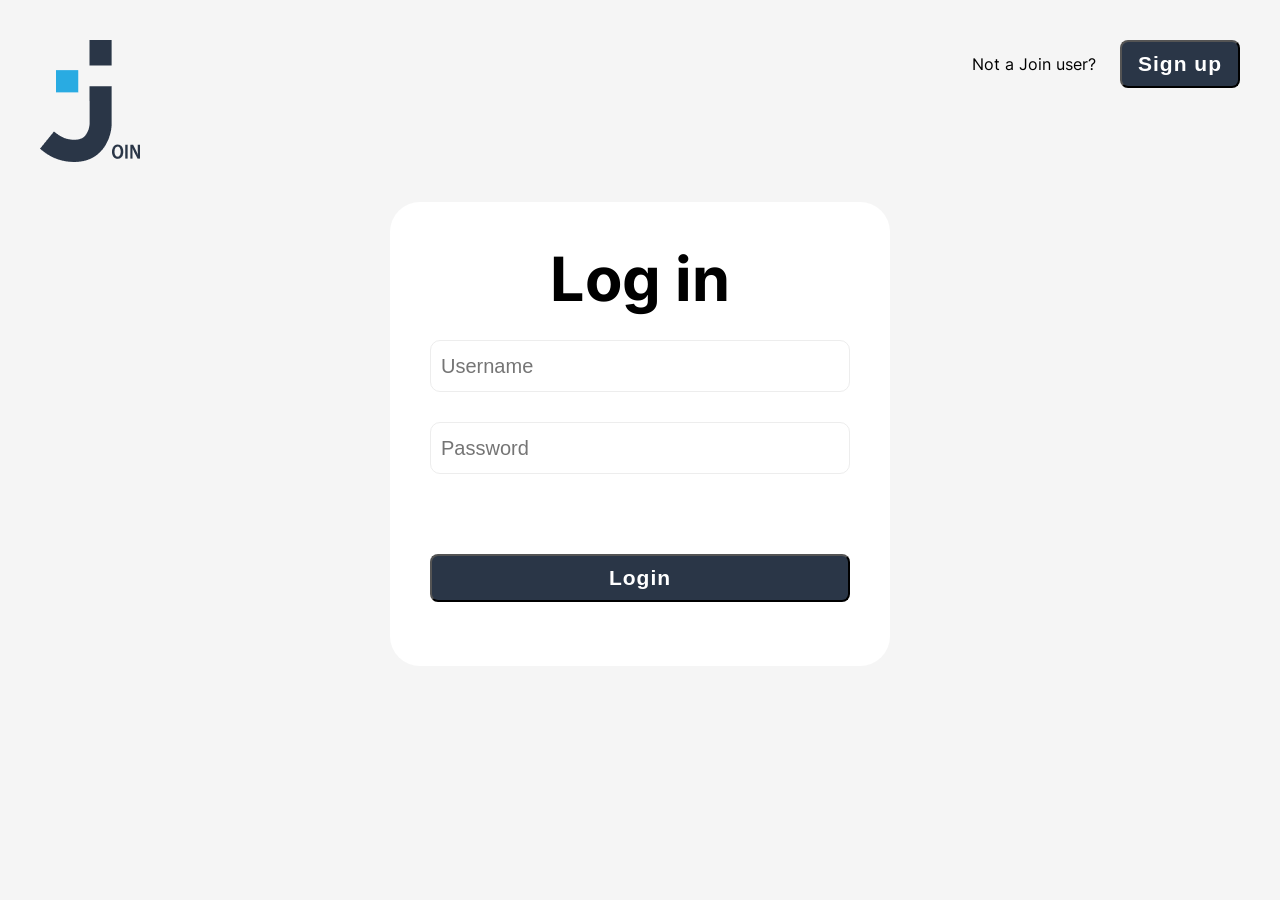
<file: frontend/index.html>
<!DOCTYPE html>
<html lang="de">

<head>
  <meta charset="UTF-8" />
  <meta name="viewport" content="width=device-width, initial-scale=1.0" />
  <link rel="icon" type="image/x-icon" href="./assets/img/favicon/favicon.ico">
  <title>Join</title>

  <script src="./js/summary.js"></script>
  <script src="./js/remoteStorage.js"></script>
  <script src="./js/script.js"></script>
  <script src="./js/login.js"></script>
  <script src="./js/auth.js"></script>
  <script src="./js/renderFunctions.js"></script>
  <link rel="stylesheet" href="./css/style.css">
  <link rel="stylesheet" href="./css/mobileSpecific.css">
  <link rel="stylesheet" href="./css/login.css" />
  <link rel="stylesheet" href="./css/general-design.css" />
  <link rel="stylesheet" href="./css/fonts.css" />
</head>

<body onload="init()">
  <div id="popupContainer">

    <div class="headerLogin">
      <img src="./assets/img/LogoSmall.png" alt="logo small" class="logoSmall" />

      <div class="headerLoginRight" id="headerSignup">
        <span>Not a Join user?</span>
        <button class="button-dark" onclick="renderSignUpWindow()">
          Sign up
        </button>
      </div>

      <!-- Hidden on start as login wrapper is shown -->
      <div class="headerLoginRight d-none" id="headerLogin">
        <button class="button-dark" onclick="renderLoginWindow()">
          Login
        </button>
      </div>
    </div>

    <div id="loginAnimation_container">
      <div class="placeLogoImgLogin">
        <img src="./assets/img/LogoBig.png" class="bigLoginLogo" />
      </div>
    </div>

    <!-- Signup successful message -->
    <div class="d-none" id="successRegistration">
      Registration sucessful.<br>
      You can now log in.
    </div>

    <div class="login_container" id="loginContentContainer">

      <h1 class="loginHeadline">Log in</h1>

      <form action="summary.html" id="loginForm" onsubmit="checkLogin(event)">
        <div class="inputIcon_container">
          <input type="username" required class="loginInputField" placeholder="Username" id="usernameLoginField" />
        </div>
        <div class="inputIcon_container">
          <input type="password" required class="loginInputField" placeholder="Password" id="passwordLoginField" />
        </div>
        <div class="invalidContainer">
          <p id="invalidText"></p>
        </div>
        <div class="loginButtons_container">
          <button class="button-dark btn-login" type="submit" id="loginButton">Login</button>
          <!-- <button class="button-light btn-login" type="button" id="guestLoginButton" onclick="openWithGuestLogin()">
            Guest Login
          </button> -->
        </div>
      </form>
      <!-- <div class="signUpContentMobile">
        <span>Not a Join user?</span>
        <button class="signUpButton" onclick="renderSignUpWindow()">
          Sign up
        </button>
      </div> -->
    </div>

    <div class="signup_container d-none" id="signupContentContainer">
      <h1 class="loginHeadline">Sign up</h1>
      <!-- <img src="./assets/img/arrow-left-line.png" id="signUpArrowLeft" onclick="redirectTo('../index.html')"> -->

      <form id="SignUpForm" onsubmit="register(event)">
        <div class="inputIcon_container">
            <input type="text" class="loginInputField" placeholder="Firstname" id="registerFirstName" />
            <img src="./assets/img/person.png" alt="mailicon" class="loginIcons">
        </div>
        <div class="inputIcon_container">
            <input type="email" required class="loginInputField" placeholder="Email" id="registerMailInput" />
            <img src="./assets/img/mail.png" alt="passwordIcon" class="loginIcons">
        </div>
        <hr class="dividerSolid">
        <div class="inputIcon_container">
            <input type="text" required class="loginInputField" placeholder="Username" id="registerUserName" />
            <img src="./assets/img/person.png" alt="mailicon" class="loginIcons">
        </div>
        <div class="inputIcon_container">
          <input type="password" required class="loginInputField" placeholder="Password" id="registerPassword"
            onkeyup="checkPasswords()" />
          <img src="./assets/img/lock.png" alt="passwordIcon" class="loginIcons">
        </div>
        <div class="inputIcon_container">
          <input type="password" required class="loginInputField" placeholder="Confirm Password" id="confirmPassword"
            onkeyup="checkPasswords()" />
          <img src="./assets/img/lock.png" alt="passwordIcon" class="loginIcons">
        </div>
        <p id="signUpPasswordCheckText" class=""></p>
        <p id="signUpSuccess" class="none">✅ Success! You can <a href="#" onclick="renderLoginWindow()">Login</a> now.</p>
        <div class="SignUpPrivacy_container" style="gap: 12px;">
          <input type="checkbox" id="privacyCheckbox" required>
		  <span for="privacy" class="privacyLabel">I accept the <a class="blueLinks" href="#"> Privacy policy</a></span>
        </div>
        <div class="loginButtons_container">
          <button id="signUpButton" class="registerButton btn-login" disabled>Sign Up</button>
        </div>
      </form>

    </div>

    <!-- <div class="legalContentLogin">
      <a href="./legal/privacyPolicyExternal.html" class="legalContentLinksLogin" target="_blank">Privacy Policy</a>
      <a href="./legal/legalNoticeExternal.html" class="legalContentLinksLogin" target="_blank">Legal Notice</a>
    </div> -->

  </div>

  </div>

</body>

</html>
</file>
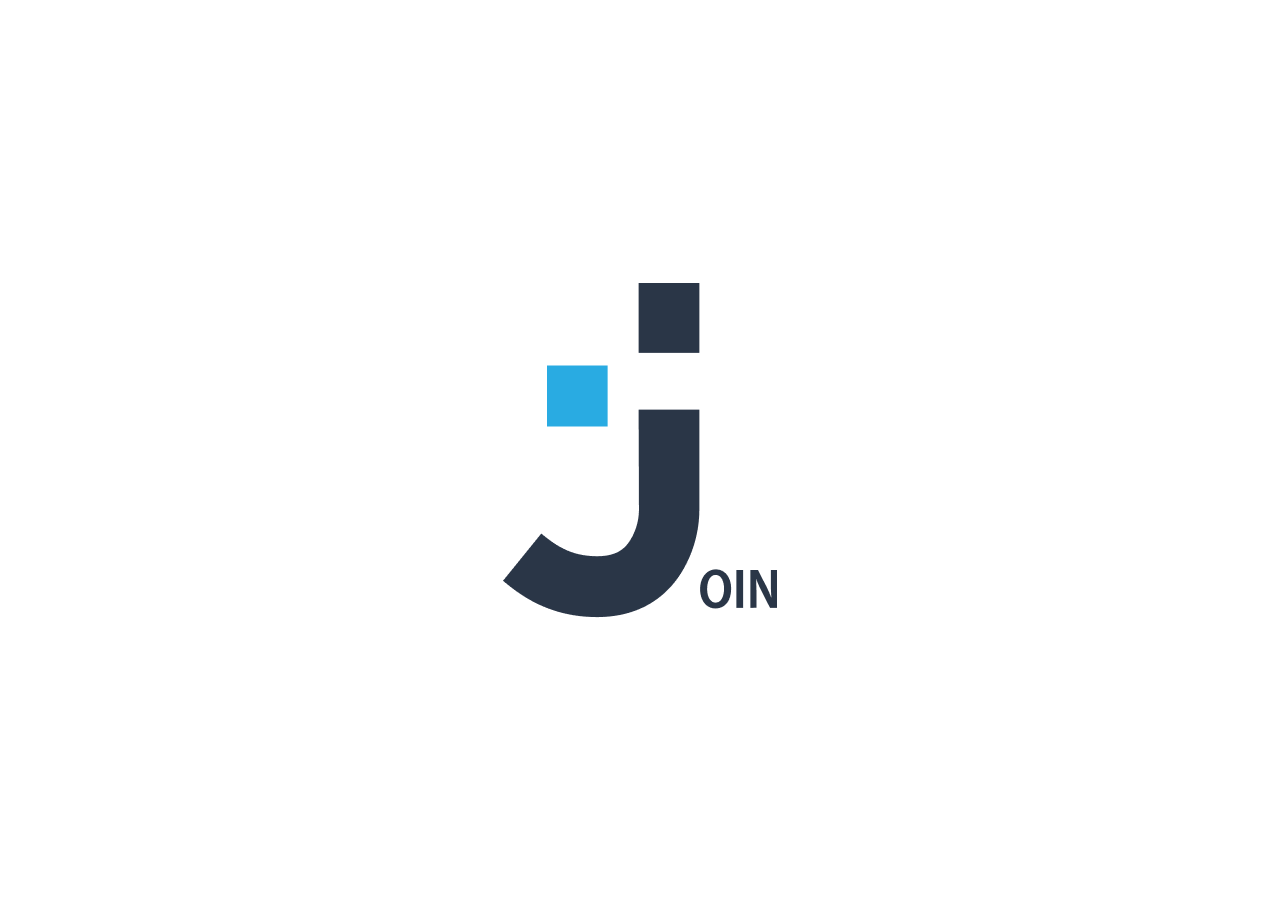
<file: frontend/add_task.html>
<!DOCTYPE html>
<html lang="en">

<head>
    <meta charset="UTF-8">
    <meta name="viewport" content="width=device-width, initial-scale=1.0">
    <link rel="icon" type="image/x-icon" href="./assets/img/favicon/favicon.ico">
    <title>Add Task</title>
    <link rel="stylesheet" href="./css/fonts.css">
    <link rel="stylesheet" href="./css/mainMenu.css">
    <link rel="stylesheet" href="./css/mobileSpecific.css">
    <link rel="stylesheet" href="./css/general-design.css">
    <link rel="stylesheet" href="./css/addTask.css">
    <link rel="stylesheet" href="./css/addTask-right.css">
    <link rel="stylesheet" href="./css/addTask-mobile.css">
    <!-- <link rel="stylesheet" href="./css/addTask-footer-sidebar.css"> -->

    <script src="./js/script.js"></script>
    <scipt src="./js/board.js"></scipt>
    <script src="./js/summary.js"></script>
    <script src="./js/addTask.js"></script>
    <script src="./js/addTask_assignedTo.js"></script>
    <script src="./js/addTask_subtasks.js"></script>
    <script src="./js/addTask_createTask.js"></script>
    <script src="./js/contacts.js"></script>
    <script src="./js/includeHtml.js"></script>
    <script src="./js/remoteStorage.js"></script>
    <script src="./js/auth.js"></script>
</head>

<body onload="includeHTML(), initAddTask()">
    <div id="popupContainer">
        <div id="logoutContent">
            <div class="logoutHeaderContent">
                <!-- <a href="./legal/legalNotice.html">Legal Notice</a>
                <a href="./legal/privacyPolicy.html">Privacy Policy</a> -->
                <a href="" onclick="logUserOut(event)">Log out</a>
            </div>
        </div>
    </div>

    <div class="mainContentAddTask_container">

        <div class="sidebar-addTask" w3-include-html="./templates/sidebar_template.html"></div>

        <div class="main-addtask">
            <div class="main-header-addTask" w3-include-html="./templates/mainHeader_template.html"></div>

            <div class="board-container board-container-add-task" w3-include-html="./templates/addTask_template.html">
            </div>

            <!-- <div class="mobile-footer-addTask" w3-include-html="./templates/mobileMenuFooter_template.html"></div> -->
        </div>

    </div>
    </div>
</body>

</html>
</file>
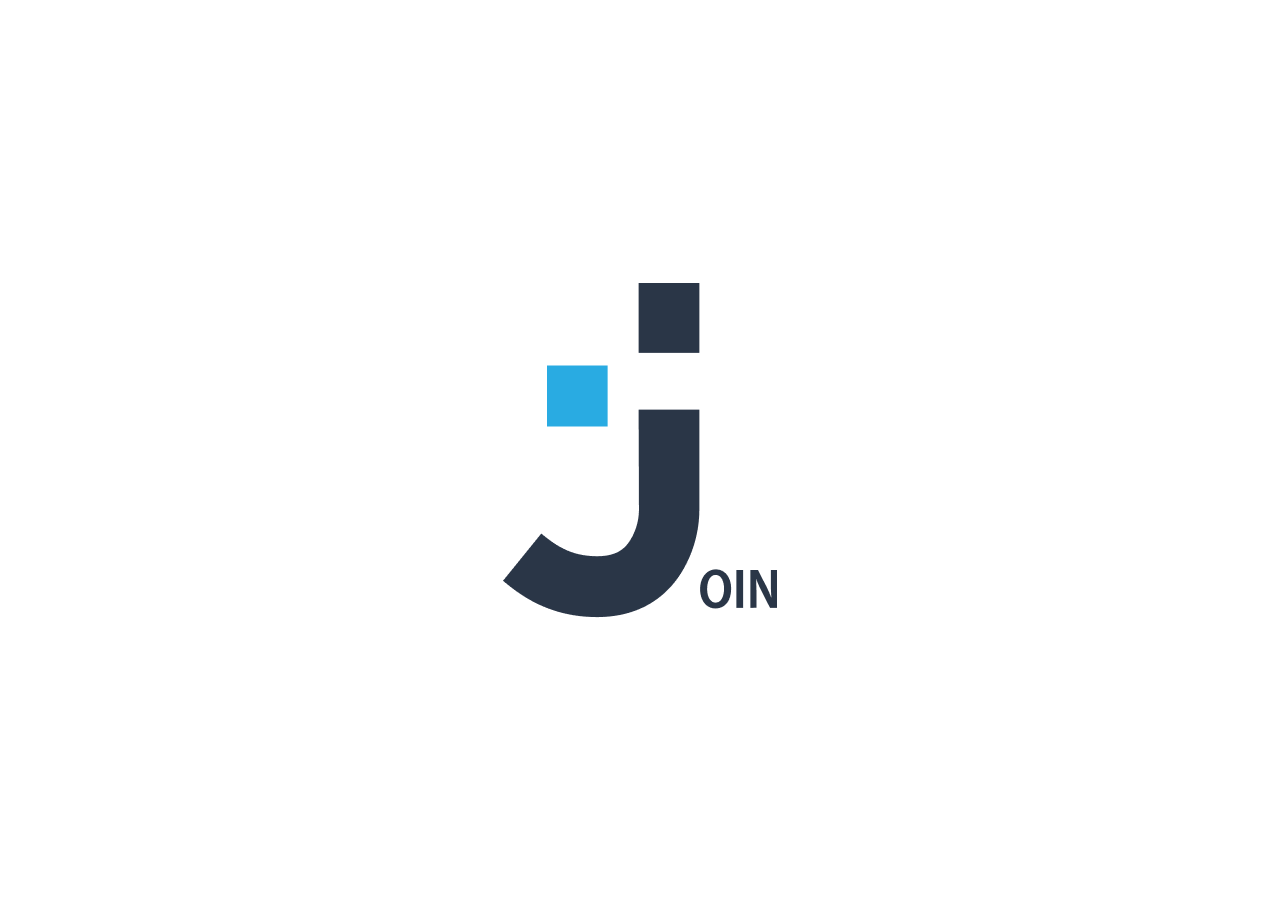
<file: frontend/board.html>
<!DOCTYPE html>
<html lang="en">

<head>
    <meta charset="UTF-8">
    <meta name="viewport" content="width=device-width, initial-scale=1.0">
    <link rel="icon" type="image/x-icon" href="./assets/img/favicon/favicon.ico">
    <title>Board</title>

    <link rel="stylesheet" href="./css/fonts.css" />
    <link rel="stylesheet" href="./css/general-design.css" />

    <!-- This is used for the main App Container when logged in -->
    <link rel="stylesheet" href="./css/mainMenu.css" />

    <!-- This CSS is used for the Board -->
    <link rel="stylesheet" href="./css/board.css" />
    <link rel="stylesheet" href="./css/board-overlay.css" />
    <link rel="stylesheet" href="./css/board-overlay-addTask.css" />

    <!-- This CSS is used for Responsive -->
    <link rel="stylesheet" href="./css/board-mobile.css" />
    <link rel="stylesheet" href="./css/mobileSpecific.css" />

    <!-- This CSS is used for the pop-up-add-task -->
    <link rel="stylesheet" href="./css/addTask.css" />
    <link rel="stylesheet" href="./css/addTask-right.css" />
    <link rel="stylesheet" href="./css/addTask-mobile.css" />
    <link rel="stylesheet" href="./css/board-overlay-mobile.css" />

    <script src="./js/mobile-design.js"></script>

    <script src="./js/addTask.js"></script>
    <script src="./js/addTask_assignedTo.js"></script>
    <script src="./js/addTask_subtasks.js"></script>
    <script src="./js/addTask_createTask.js"></script>

    <script src="./js/summary.js"></script>

    <script src="./js/includeHtml.js"></script>
    <script src="./js/board.js"></script>
    <script src="./js/board-overlay.js"></script>
    <script src="./js/board-overlay_edit.js"></script>
    <script src="./js/addTask_assignedTo_overlay.js"></script>
    <script src="./js/addTask_subtask_overlay.js"></script>
    <script src="./js/remoteStorage.js"></script>
    <script src="./js/draganddrop.js"></script>
    <script src="./js/board-mobile.js"></script>
    <script src="./js/auth.js"></script>
</head>

<body onload="init()">
    <div class="mainContainer" id="popupContainer">
        <div id="logoutContent">
            <div class="logoutHeaderContent">
                <!-- <a href="./legal/legalNotice.html">Legal Notice</a>
                <a href="./legal/privacyPolicy.html">Privacy Policy</a> -->
                <a href="" onclick="logUserOut(event)">Log out</a>
            </div>
        </div>
        <!-- Include Header Template -->
        <div w3-include-html="./templates/sidebar_template.html"></div>
        <div class="board-content">
            <!-- Include Main Header Template -->
            <div w3-include-html="./templates/mainHeader_template.html"></div>
            <div class="content-main">
                <!-- Include Board Template -->
                <div class="board-container" w3-include-html="./templates/board_template.html"></div>
            </div>
        </div>
    </div>

    <!-- Edit Task Overlay Popup -->
    <div class="pop-up-at-container d-none" id="popUpAtContainer">
        <div class="pop-up-at-field d-none" id="popUpAtField"
            w3-include-html="./templates/addTask_template.html"></div>
        <div class="pop-up-task-big d-none" id="popUpTaskBig"></div>
        <div class="pop-up-task-big-edit d-none" id="popUpEdit"></div>
    </div>

    <!-- Includes Mobile Navigation at the Bottom
    <div w3-include-html="./templates/mobileMenuFooter_template.html"></div>-->

    <script src="./js/script.js"></script>
</body>

</html>
</file>
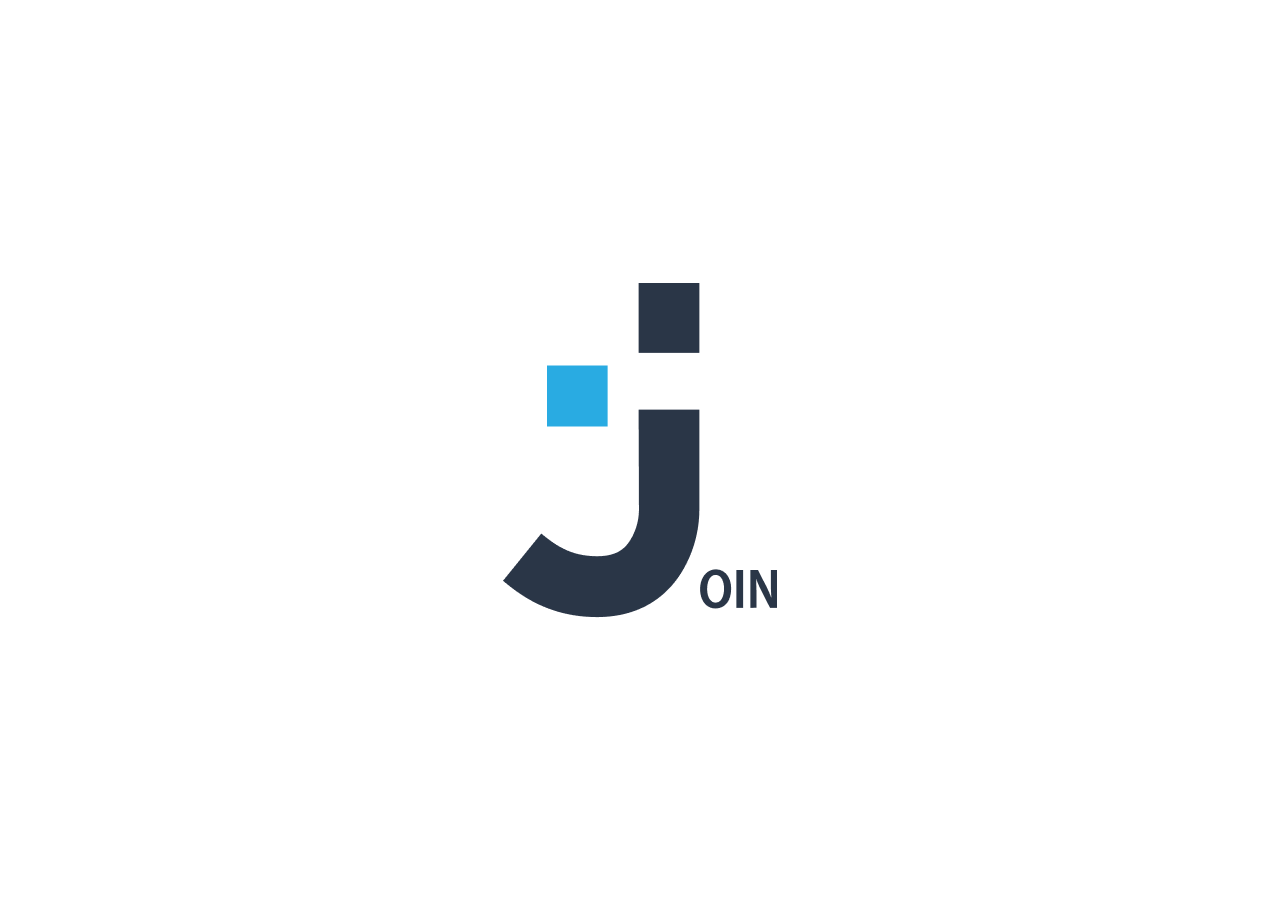
<file: frontend/contacts.html>
<!DOCTYPE html>
<html lang="en">

<head>
    <meta charset="UTF-8">

    <!-- <meta name="viewport" content="width=device-width, initial-scale=1.0"> -->
    <meta name='viewport' content='initial-scale=1, viewport-fit=cover'>

    <link rel="icon" type="image/x-icon" href="./assets/img/favicon/favicon.ico">
    <title>Contacts</title>
    <link rel="stylesheet" href="./css/fonts.css" />
    <link rel="stylesheet" href="./css/general-design.css" />
    <link rel="stylesheet" href="./css/overlay.css" />

    <!-- This is used for the main App Container when logged in -->
    <link rel="stylesheet" href="./css/mainMenu.css" />

    <!-- This CSS is used for the Contacts Section -->
    <link rel="stylesheet" href="./css/contacts.css" />
    <link rel="stylesheet" href="./css/contacts-mobile.css" />
    <link rel="stylesheet" href="./css/mobileSpecific.css" />

    <script src="./js/mobile-design.js"></script>
    <!-- <script src="./js/summary.js"></script> -->
    <script src="./js/script.js"></script>
    <!-- <script src="./js/login.js"></script> -->
    <script src="./js/includeHtml.js"></script>
    <script src="./js/contacts_mobile.js"></script>
    <script src="./js/contacts.js"></script>
    <script src="./js/remoteStorage.js"></script>
    <script src="./js/contacts_overlay.js"></script>
    <script src="./js/auth.js"></script>
</head>

<body onload="init()">
    <div id="popupContainer">
        <div id="logoutContent">
            <div class="logoutHeaderContent">
                <!-- <a href="./legal/legalNotice.html">Legal Notice</a>
                <a href="./legal/privacyPolicy.html">Privacy Policy</a> -->
                <a href="" onclick="logUserOut(event)">Log out</a>
            </div>
        </div>
        <!-- Include Header Template -->
        <div w3-include-html="./templates/overlay_template.html"></div>

        <div class="contacts-mainContainer">
            <!-- Include Header Template -->
            <div class="" w3-include-html="./templates/sidebar_template.html"></div>

            <div class="board-content">
                <!-- Include Main Header Template -->
                <div w3-include-html="./templates/mainHeader_template.html"></div>

                <!-- Include Contacts Template -->
                <div class="contacts-container content-main" w3-include-html="./templates/contacts_template.html"></div>
            </div>

        </div>

        <!-- Includes Mobile Navigation at the Bottom
        <div w3-include-html="./templates/mobileMenuFooter_template.html"></div>-->
</body>

</html>
</file>
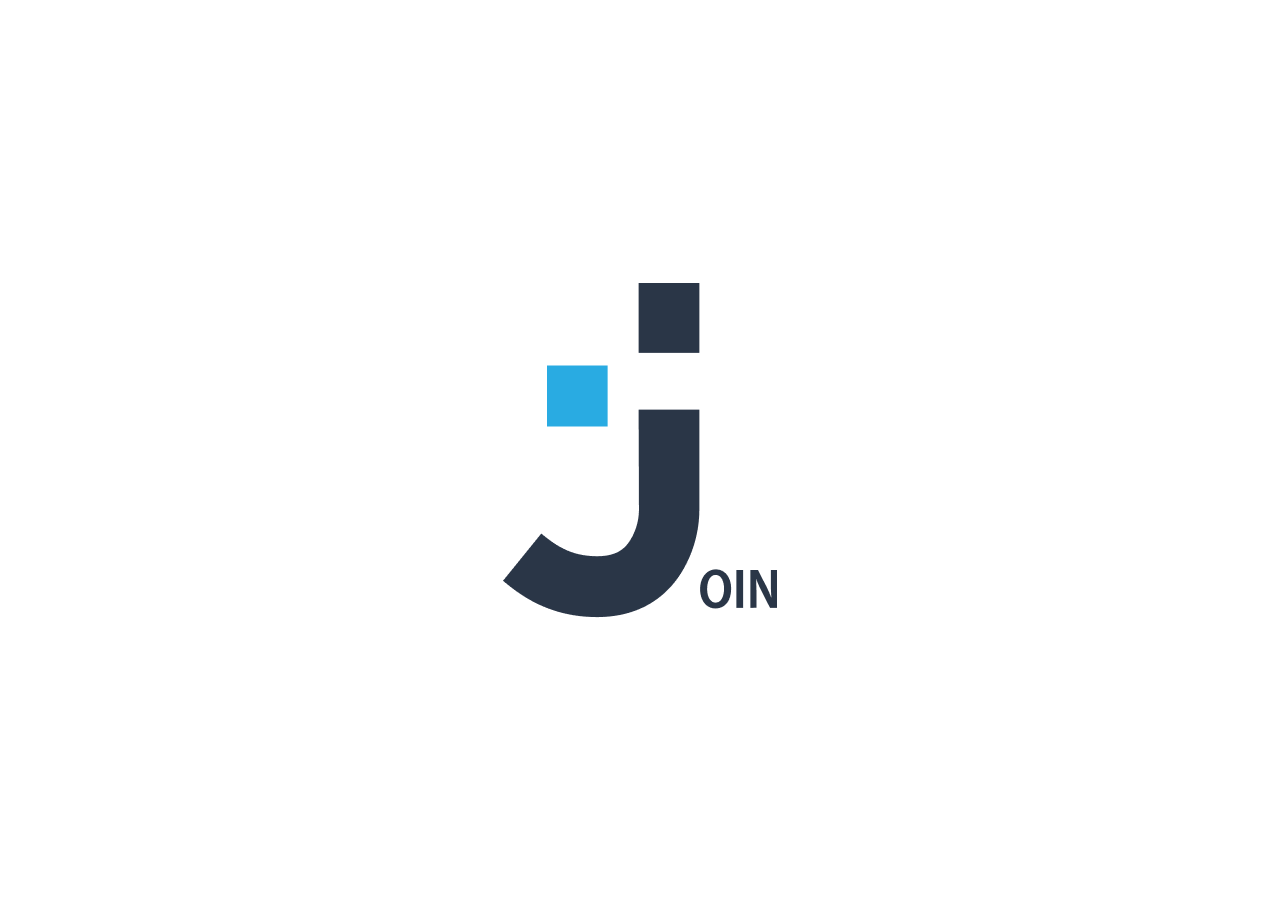
<file: frontend/summary.html>
<!DOCTYPE html>
<html lang="de">

<head>
    <meta charset="UTF-8">
    <meta name="viewport" content="width=device-width, initial-scale=1.0">
    <link rel="icon" type="image/x-icon" href="./assets/img/favicon/favicon.ico">
    <title>Summary</title>
    <link rel="stylesheet" href="./css/contacts.css">
    <!-- <link rel="stylesheet" href="./css/contacts-mobile.css"> -->
    <link rel="stylesheet" href="./css/mobileSpecific.css">
    <link rel="stylesheet" href="./css/general-design.css">
    <link rel="stylesheet" href="./css/fonts.css">
    <link rel="stylesheet" href="./css/mainMenu.css">
    <link rel="stylesheet" href="./css/summary.css">

    <script src="./js/includeHtml.js"></script>
    <script src="./js/renderFunctions.js"></script>
    <script src="./js/login.js"></script>
    <script src="./js/remoteStorage.js"></script>
    <script src="./js/script.js"></script>
    <script src="./js/board.js"></script>
    <script src="./js/summary.js"></script>
    <script src="./js/auth.js"></script>

</head>

<body onload="init()">
    <div id="popupContainer">
        <div id="logoutContent">
            <div class="logoutHeaderContent">
                <!-- <a href="./legal/legalNotice.html">Legal Notice</a>
                <a href="./legal/privacyPolicy.html">Privacy Policy</a> -->
                <a href="" onclick="logUserOut(event)">Log out</a>
            </div>
        </div>
    </div>
    <div class="mainContentSummary_container">

        <div w3-include-html="./templates/sidebar_template.html"></div>
        <!-- <div w3-include-html="./templates/mobileMenuTop_template.html"></div> -->

        <div id="summaryContent_container">
            <div w3-include-html="./templates/mainHeader_template.html"></div>

            <!-- <div w3-include-html="./templates/mobileMenuFooter_template.html"></div> -->

            <div class="summary-wrapper">
                <div class="summaryHeader">
                    <h1 class="summaryHeadline">Join 360</h1>
                    <div class="dividerSummaryHeader"></div>
                    <span class="summarySpan">Key Metrics at Glance</span>
                    <div class="dividerSummaryHeaderMobile"></div>
                </div>
                <div class="summary-content-wrapper">
                    <div class="toDoContent_container">
                        <div class="smallToDo_container">
                            <div class="smallToDo_containeer">
                                <div class="dflexRow">
                                    <div class="roundContainer">
                                        <img src="./assets/img/editPen.svg" alt="toDoPen" class="summaryImgPen">
                                    </div>
                                    <div class="dflexColumn">
                                        <h1 id="currentToDoNumber" class="summaryToDoTaskHeadlines"></h1>
                                        <span class="summarySmallSpan">To-do</span>
                                    </div>
                                </div>
                            </div>
                            <div class="smallToDo_containeer">
                                <div class="dflexRow">
                                    <div class="roundContainer">
                                        <img src="./assets/img/Vector.svg" alt="toDoPen" class="summaryImgDone">
                                    </div>
                                    <div class="dflexColumn">
                                        <h1 id="DoneToDos" class="summaryToDoTaskHeadlines"></h1>
                                        <span class="summarySmallSpan">Done</span>
                                    </div>
                                </div>
                            </div>
                        </div>

                        <div class="bigToDoAndGreetUser_container">
                            <div class="bigToDo_container">
                                <div class="urgenTaskContent_container">
                                    <div class="urgentTask">
                                        <img src="./assets/img/TaskUrgent.png" alt="urgentTask" class="summaryImg">
                                        <div class="dflexColumn">
                                            <h1 id="urgentToDos" class="summaryToDoTaskHeadlines"></h1>
                                            <span class="summarySmallSpan">Urgent</span>
                                        </div>
                                    </div>
                                    <div class="dividerUrgentTask"></div>
                                    <div class="dflexColumn">
                                        <h2 id="deadlineToDoDate" class="deadlineToDateStyle"></h2>
                                        <span class="summarySmallSpan">Upcoming Deadline</span>
                                    </div>
                                </div>
                            </div>
                        </div>

                        <div class="taskOverview_container">
                            <div class="smallTask_container">
                                <div class="dflexColumn">
                                    <h1 id="TasksInBoard" class="summaryToDoTaskHeadlines"></h1>
                                    <span class="summarySmallSpan">Tasks in <br>
                                        Board</span>
                                </div>
                            </div>
                            <div class="smallTask_container">
                                <div class="dflexColumn">
                                    <h1 id="TaskInProgress" class="summaryToDoTaskHeadlines"></h1>
                                    <span class="summarySmallSpan">Tasks In<br>
                                        Progress</span>
                                </div>
                            </div>
                            <div class="smallTask_container">
                                <div class="dflexColumn">
                                    <h1 id="TaskAwaitingFeedback" class="summaryToDoTaskHeadlines"></h1>
                                    <span class="summarySmallSpan">Awaiting<br>
                                        Feedback</span>
                                </div>
                            </div>
                        </div>
                    </div>

                    <div class="greetUserContainer">
                        <p id="greetUserHeadline">Good Morning</p>
                        <p id="greetUserName">Test</p>
                    </div>
                </div>
            </div>
        </div>
    </div>

    <!-- Includes Mobile Navigation at the Bottom
    <div w3-include-html="./templates/mobileMenuFooter_template.html"></div>-->

</body>

</html>
</file>
<file: frontend/css/style.css>
.d-none {
    display: none !important;
}

.d-flex {
    display: flex;
}
</file>
<file: frontend/css/mobileSpecific.css>
.menu-header-text-mobile {
    font-weight: bold;
    font-size: 20px
}

/* .content-header-mobile {
    display: none;
    align-items: center;
    justify-content: space-between;
    height: 96px;
    box-shadow: 0px 4px 6px 0px rgba(0,0,0,.02), 0px 2px 12px -2px rgba(0,0,0,.08), 0px 3px 6px 0px rgba(0,0,0,.06);
    padding: 0 10px 0 20px;
    box-sizing: border-box;
    background-color: #fff;
} */

.header-question-icon-mobile {
    width: 32px;
    height: 32px;
}

.mobileLogoSmall {
    height: 50px;
    width: 50px;
}

.navbar-mobile-content {
    width: 75px;
}

.navbar-mobile-content a {
    text-align: center;
    flex-direction: column;
    display: flex;
    align-items: center;
    width: 100%;
    gap: 8px;
}

.navbar-mobile-content_hover {
    cursor: pointer;
}

.navbar-mobile-bottom {
    position: absolute;
    bottom: 0;
    align-items: center;
    justify-content: center;
    gap: 60px;
    height: 100px;
    width: 100%;
    background-color: #2A3647;
    color: white;
}

.mobileNavbarIcons {
    width: 32px;
    height: 32px;
}

.mobileNavbarIcons:hover {
    cursor: pointer;
}

.mobileSpan {
    color: #fff;
    font-size: 14px;
    font-weight: 400;
    width: 100%;
    text-align: center;
}

/* @media (max-width: 1200px) {
    .navbar-mobile-bottom {
        display: flex;
    }
} */

.header-left {
    display: flex;
    align-items: center;
}

.mobile-logo {
    display: none;
}

@media (max-width: 950px) {
    .navbar-mobile-bottom {
        gap: 32px !important;
    }

    /* Mobile Header */

    /* .content-header {
        padding: 16px 24px !important;
    } */

    .header-left {
        display: none;
    }

    .mobile-logo {
        display: flex;
        align-items: center;
    }

    .mobile-logo img {
        height: 40px;
    }
}

@media (max-width: 450px) {
    .navbar-mobile-bottom {
        /* gap: 16px !important;
        padding: 0 5px;
        box-sizing: border-box; */
        display: none !important;
    }
}
</file>
<file: frontend/css/login.css>
body {
    overflow: hidden;
}

.none {
    display: none;
}

#popupContainer {
    width: 100vw;
    display: flex;
    height: 100vh;
    flex-direction: column;
    align-items: center;
}

#successRegistration {
    padding: 10px 20px;
    border: 3px solid #29abe2;
    border-radius: 15px;
    justify-content: center;
    font-weight: 400;
    margin-bottom: 24px;
    text-align: center;
}

.headerLogin {
    width: 100%;
    max-width: 1440px;
    display: flex;
    justify-content: space-between;
    align-items: flex-start;
    padding: 40px;
    box-sizing: border-box;
}

.headerLoginRight {
    display: flex;
    align-items: center;
    gap: 24px;
}

.signUpContainer {
    display: flex;
    align-items: center;
    gap: 24px;
    margin-top: 40px;
}

.signUpButton {
    width: 91px;
    background-color: #2a3647;
    color: #ffffff;
    border: unset;
    border-radius: 8px;
    padding: 15px 16px;
    font-size: 16px;
    font-weight: 700;
}

.signUpButton:hover {
    cursor: pointer;
    background-color: #0d99ff;
}

/* login Window */

.login_container {
    max-height: 65%;
    overflow-y: auto;
}

.login_container {
    flex-direction: column;
    align-items: center;
    padding: 40px;
    box-sizing: border-box;
    background-color: white;
    border-radius: 30px;
    max-height: 80%;
    width: 90%;
    max-width: 500px;
    overflow-y: auto;
}

#loginForm {
    display: flex;
    flex-direction: column;
    gap: 30px;
    width: 100%;
    padding-bottom: 24px;
}

.dividerSolid {
    border: 2px solid #0d99ff;
    width: 150px;
    margin-bottom: 20px;
}

.loginInputField {
    width: 422px;
    height: 48px;
    border-radius: 10px;
    border: 1px solid #ededed;
    font-size: 20px;
    font-weight: 400;
    padding-left: 10px;
}

.invalidContainer {
    margin: 0;
    height: 20px;
    display: flex;
    text-align: center;
    align-items: center;
}

#invalidText {
    color: red;
    font-size: 12px;
    margin-left: 10px;
}

/* #loginButton {
  width: 110px;
  height: 48px;
  border-radius: 8px;
  background: #2a3647;
  color: white;
  font-size: 21px;
  font-weight: 700;
} */

#signUpButton {
    width: 110px;
    height: 48px;
    border-radius: 8px;
    background: #2a3647;
    color: white;
    font-size: 21px;
    font-weight: 700;
}

.btn-login {
    flex-shrink: 1;
    flex-grow: 1;
}

#guestLoginButton {
    flex-shrink: 0;
}

#signUpButton:enabled {
    background-color: #0d99ff;
    cursor: pointer;
}

#loginButton:hover {
    cursor: pointer;
    background-color: #0d99ff;
    box-shadow: 8px 8px 2px 1px #ededed;
}

#signUpPasswordCheckText {

    color: red;
    margin-left: 10px;
    font-size: 16px;
}

/* #guestLoginButton {
  width: 177px;
  height: 48px;
  border-radius: 8px;
  border: 1px solid #2a3647;
  gap: 10px;
  background-color: white;
  font-size: 21px;
  font-weight: 700;
} */

#guestLoginButton:hover {
    cursor: pointer;
    color: #0d99ff;
    border: 1px solid #0d99ff;
    box-shadow: 8px 8px 2px 1px #ededed;
}

.loginButtons_container {
    display: flex;
    align-items: center;
    justify-content: center;
    gap: 8px;
}

.loginHeadline {
    text-align: center;
    font-weight: 700;
    font-size: 61px;
    color: black;
    margin-block-start: 0;
    margin-block-end: 0;
    margin-bottom: 24px;
}

.rememberMe_container {
    display: flex;
    align-items: center;
    gap: 8px;
    margin-left: 39px;
}

#rememberMe {
    height: 16px;
    width: 16px;
    border-radius: 3px;
}

.rememberMeLabel {
    font-weight: 400;
    font-size: 16px;
    color: black;
}

.inputIcon_container {
    display: flex;
    justify-content: space-between;
    position: relative;
}

.loginIcons {
    position: absolute;
    right: 15px;
    top: 0;
    bottom: 0;
    margin: auto;
}

/* sign-Up  */

.signup_container {
    flex-direction: column;
    align-items: center;
    padding: 40px;
    box-sizing: border-box;
    background-color: white;
    border-radius: 30px;
    max-height: 80%;
    width: 90%;
    max-width: 500px;
    overflow-y: auto;
}

#signUpArrowLeft {
    height: 43px;
    position: absolute;
    top: 20px;
    left: -55px;
}

#signUpArrowLeft:hover {
    cursor: pointer;
}

#SignUpForm {
    display: flex;
    flex-direction: column;
    gap: 16px;
    width: 100%;
}

.SignUpPrivacy_container {
    display: flex;
    justify-content: center;
    margin-top: 2px;
    margin-bottom: 2px;
}

.privacyLabel {
    font-size: 16px;
    font-weight: 400;
}

#privacyCheckbox {
    height: 16px;
    width: 16px;
    border-radius: 3px;
    border: 2px;
}

/* bottom legal Content */

.legalContentLogin {
    width: 100%;
    display: flex;
    justify-content: center;
    align-items: center;
    gap: 30px;
    height: 100px;
    z-index: 2;
}

.loginAllContentContainer {
    display: flex;
    align-items: center;
    flex-direction: column;
    position: relative;
    height: 100vh;
}

.legalContentLinksLogin {
    text-decoration: none;
    font-size: 16px;
    font-weight: 400;
    color: #a8a8a8;
}

.legalContentLinksLogin:hover {
    cursor: pointer;
    color: #0d99ff;
    font-weight: 700;
}

/* login Animation */

#loginAnimation_container {
    height: 100vh;
    width: 100%;
    top: 0;
    left: 0;
    transform: translate(-50, -50);
    position: absolute;
    background-color: white;
    z-index: 999;
    animation-name: logoContainerDisappear;
    animation-fill-mode: forwards;
    animation-timing-function: ease-in-out;
    animation-duration: 0.6s;
    animation-delay: 1s;
}

.placeLogoImgLogin {
    width: 100%;
    height: 100%;
    display: flex;
    justify-content: center;
    align-items: center;
    animation-name: logo-animation;
    animation-fill-mode: forwards;
    animation-timing-function: ease-in-out;
    animation-duration: 1.5s;
    animation-delay: 0.6s;
}

.signUpContentMobile {
    display: none;
    justify-content: center;
    align-items: center;
    gap: 35px;
    margin-top: 58px;
}

/* keyframes */

@keyframes logoContainerDisappear {
    0% {
        opacity: 1;
    }

    99% {
        opacity: 0;
    }

    100% {
        visibility: hidden;
    }
}

@keyframes logo-animation {
    from {
        left: 77px;
        top: 80px;
    }

    to {
        left: 50%;
        top: 50%;
        transform: translate(-50%, -50%);
        width: 100.03px;
        height: 121.97px;
        opacity: 0;
    }
}

/* Media Queries */

@media (max-width: 820px) {
    #successRegistration {
        display: none;
        align-items: center;
        justify-content: center;
        position: absolute;
        top: 100px;
        left: 37%;
        right: 0;
        transform: translate(-50, -50);
    }

    /* .login_container {
    max-height: unset;
    flex-direction: column-reverse;
    display: flex;
    gap: 32px;
    width: 90%;
  } */

    /* .login_container {
    margin-top: 100px !important;
    width: 396px;
    height: 515px;
  } */

    .inputIcon_container {
        width: 100%;
    }

    .loginInputField {
        width: 100%;
    }

    /* .loginIcons {
    left: 330px;
    width: 22px;
    height: 22px;
  } */

    .headerLoginRight span {
        display: none;
    }

    .signUpContentMobile {
        display: flex;
    }

    /* .signup_container {
    width: 396px;
    height: 595px;
    margin-top: 100px !important;
  } */

    #signUpArrowLeft {
        right: 330px;
    }

    /* .loginHeadline {
    font-size: 47px;
  } */

    .logoSmall {
        height: 50px;
    }

    .signUpContentMobile {
        margin-top: 10px;
    }

    /* .loginIcons {
    left: 250px;
  } */
}

@media (max-width: 450px) {
    #successRegistration {
        top: 100px;
        left: 24%;
    }

    #signUpPasswordCheckText {
        margin: 0;
    }

    .login_container {
        width: 100%;
        padding: 0;
        display: flex;
    }

    .login_container,
    .signup_container {
        width: 90%;
        padding: 24px;
    }

    /* #SignUpForm {
    width: 95%;
  } */

    #signUpArrowLeft {
        height: 32px;
        width: 32px;
        right: 250px;
    }

    .SignUpPrivacy_container {
        margin-top: 0px;
        margin-bottom: 0px;
    }

    /* .loginIcons {
    left: 250px;
  } */

    /* .loginHeadline {
    font-size: 22px;
  } */

    .loginInputField {
        width: 100%;
    }

    /* .loginButtons_container {
    gap: 8px;
  } */

    /* #loginButton {
    width: 90px;
    height: 38px;
    font-size: 16px;
  } */

    /* #guestLoginButton {
    font-size: 16px;
    width: 120px;
    height: 38px;
  } */
}
</file>
<file: frontend/css/general-design.css>
body {
    background-color: #f5f5f5;
    margin: 0;
    font-family: 'Inter';
}

a {
    text-decoration: none;
}

a:hover {
    text-decoration: none;
}

.d-flex {
    display: flex;
}

.jc-sb {
    justify-content: space-between;
}

.ai-c {
    align-items: center;
}

.blueLinks {
    text-decoration: none;
    color: #0d99ff;
}

.blueLinks:hover {
    text-decoration: underline;
}

.button-dark {
    height: 48px;
    padding: 8px 16px;
    border-radius: 8px;
    background: #2a3647;
    color: white;
    font-size: 21px;
    font-weight: 700;
    letter-spacing: 1px;
}

.button-dark:hover {
    cursor: pointer;
    background-color: #0d99ff;
    box-shadow: 8px 8px 2px 1px #ededed;
}

.final-delete-btn:hover {
    background-color: red !important;
}

.button-light {
    height: 48px;
    border-radius: 8px;
    border: 1px solid #2A3647;
    background-color: white;
    font-size: 21px;
    font-weight: 700;
    padding: 8px 16px;
}

.button-light:hover {
    cursor: pointer;
    color: #0d99ff;
    border: 1px solid #0d99ff;
    box-shadow: 8px 8px 2px 1px #ededed;
}

.button-img {
    height: 20px;
    padding-left: 24px;
}

.inputField {
    color: #2A3647;
    height: 48px;
    border-radius: 10px;
    border: 1px solid #A8A8A8;
    font-size: 20px;
    font-weight: 400;
    padding: 0 20px 0 24px;
    box-sizing: border-box;
}

.inputField::placeholder {
    color: #D1D1D1;
}

.inputField:hover {
    cursor: text;
}

.todoContainer {
    background-color: white;
    border-radius: 30px;
}
</file>
<file: frontend/css/fonts.css>
/* inter-100 - latin */
@font-face {
    font-display: swap; /* Check https://developer.mozilla.org/en-US/docs/Web/CSS/@font-face/font-display for other options. */
    font-family: 'Inter';
    font-style: normal;
    font-weight: 100;
    src: url('../fonts/inter-v13-latin-100.woff2') format('woff2'); /* Chrome 36+, Opera 23+, Firefox 39+, Safari 12+, iOS 10+ */
  }
  /* inter-200 - latin */
  @font-face {
    font-display: swap; /* Check https://developer.mozilla.org/en-US/docs/Web/CSS/@font-face/font-display for other options. */
    font-family: 'Inter';
    font-style: normal;
    font-weight: 200;
    src: url('../fonts/inter-v13-latin-200.woff2') format('woff2'); /* Chrome 36+, Opera 23+, Firefox 39+, Safari 12+, iOS 10+ */
  }
  /* inter-300 - latin */
  @font-face {
    font-display: swap; /* Check https://developer.mozilla.org/en-US/docs/Web/CSS/@font-face/font-display for other options. */
    font-family: 'Inter';
    font-style: normal;
    font-weight: 300;
    src: url('../fonts/inter-v13-latin-300.woff2') format('woff2'); /* Chrome 36+, Opera 23+, Firefox 39+, Safari 12+, iOS 10+ */
  }
  /* inter-regular - latin */
  @font-face {
    font-display: swap; /* Check https://developer.mozilla.org/en-US/docs/Web/CSS/@font-face/font-display for other options. */
    font-family: 'Inter';
    font-style: normal;
    font-weight: 400;
    src: url('../fonts/inter-v13-latin-regular.woff2') format('woff2'); /* Chrome 36+, Opera 23+, Firefox 39+, Safari 12+, iOS 10+ */
  }
  /* inter-500 - latin */
  @font-face {
    font-display: swap; /* Check https://developer.mozilla.org/en-US/docs/Web/CSS/@font-face/font-display for other options. */
    font-family: 'Inter';
    font-style: normal;
    font-weight: 500;
    src: url('../fonts/inter-v13-latin-500.woff2') format('woff2'); /* Chrome 36+, Opera 23+, Firefox 39+, Safari 12+, iOS 10+ */
  }
  /* inter-600 - latin */
  @font-face {
    font-display: swap; /* Check https://developer.mozilla.org/en-US/docs/Web/CSS/@font-face/font-display for other options. */
    font-family: 'Inter';
    font-style: normal;
    font-weight: 600;
    src: url('../fonts/inter-v13-latin-600.woff2') format('woff2'); /* Chrome 36+, Opera 23+, Firefox 39+, Safari 12+, iOS 10+ */
  }
  /* inter-700 - latin */
  @font-face {
    font-display: swap; /* Check https://developer.mozilla.org/en-US/docs/Web/CSS/@font-face/font-display for other options. */
    font-family: 'Inter';
    font-style: normal;
    font-weight: 700;
    src: url('../fonts/inter-v13-latin-700.woff2') format('woff2'); /* Chrome 36+, Opera 23+, Firefox 39+, Safari 12+, iOS 10+ */
  }
  /* inter-800 - latin */
  @font-face {
    font-display: swap; /* Check https://developer.mozilla.org/en-US/docs/Web/CSS/@font-face/font-display for other options. */
    font-family: 'Inter';
    font-style: normal;
    font-weight: 800;
    src: url('../fonts/inter-v13-latin-800.woff2') format('woff2'); /* Chrome 36+, Opera 23+, Firefox 39+, Safari 12+, iOS 10+ */
  }
  /* inter-900 - latin */
  @font-face {
    font-display: swap; /* Check https://developer.mozilla.org/en-US/docs/Web/CSS/@font-face/font-display for other options. */
    font-family: 'Inter';
    font-style: normal;
    font-weight: 900;
    src: url('../fonts/inter-v13-latin-900.woff2') format('woff2'); /* Chrome 36+, Opera 23+, Firefox 39+, Safari 12+, iOS 10+ */
  }
</file>
<file: frontend/css/mainMenu.css>
.board {
    display: flex;
}

.nav-left {
    display: flex;
    flex-direction: column;
    justify-content: space-between;
    width: 232px;
    height: 100vh;
    background: rgba(42, 54, 71, 1);
    padding: 64px 0;
    box-sizing: border-box;
    /* position: fixed; */
}

.mobileHeader {
    display: none;
    width: 100%;
    background-color: #29abe2;
    padding: 16px 8px;
    box-sizing: border-box;
    justify-content: space-around;
}

.mobileHeader a {
    text-decoration: none;
    color: #fff;
}

.nlt-img {
    display: flex;
    justify-content: center;
}

.board-content {
    display: flex;
    flex-direction: column;
    background-color: #F6F7F8;
    width: 100%;
    height: 100vh;
}

.content-header {
    display: flex;
    flex-direction: column;
    box-shadow: 0px 4px 6px 0px rgba(0,0,0,.02), 0px 2px 12px -2px rgba(0,0,0,.08), 0px 3px 6px 0px rgba(0,0,0,.06);
    box-sizing: border-box;
    background-color: #fff;
    margin-bottom: 8px;
}

.headerTop {
    display: flex;
    flex-direction: row;
    justify-content: space-between;
    padding: 16px 24px;
}

.content-main {
    overflow: auto;
    height: calc(100% - 100px);
}

.menu-header-text {
    font-weight: bold;
    font-size: 20px;
}

.header-right {
    display: flex;
    align-items: center;
    gap: 24px;
}

.header-question-icon {
    height: 20px;
    width: 20px;
    border: 2px solid #a8a8a8;
    border-radius: 50%;
    cursor: pointer;
}

.header-profile-icon {
    display: flex;
    justify-content: center;
    align-items: center;
    color: #29abe2;
    font-weight: 700;
    font-size: 20px;
    padding: 8px;
    border: 5px solid #2a3647;
    border-radius: 50%;
    height: 56px;
    width: 56px;
    box-sizing: border-box;
    cursor: pointer;
}

.nlt-links {
    display: flex;
    flex-direction: column;
    align-items: center;
    margin-top: 100px;
    gap: 8px;
}

.nav-tab {
    display: flex;
    align-items: center;
    justify-content: left;
    width: 100%;
    gap: 24px;
    color: white;
    font-size: 16px;
    font-weight: 400;
    padding: 0 0 0 15%;
    height: 46px;
    box-sizing: border-box;
}

.sidebarIcons {
    height: 25px;
    width: 25px;
}

.nav-left-btm {
    display: flex;
    flex-direction: column;
    align-items: center;
    gap: 24px;
}

.nav-left-btm a {
    color: #a8a8a8;
    font-size: 16px;
    font-weight: 400;
    text-decoration: none;
}

.sidebarLinksBtm {
    text-decoration: none;
    color: #A8A8A8;
    font-size: 16px;
    font-weight: 400;
}

/* hover-Effects */

.sidebarLinksBtm:hover {
    color: #29abe2;
    font-weight: 700;
    cursor: pointer;
}

.nav-tab:hover {
    background-color: #091931;
    cursor: pointer;
 }

 #helpIcon:hover {
    cursor: pointer;
 }

 /* logout Content */

 #logoutContent {
    position: absolute;
    /* width: 150px;
    height: 158px; */
    padding: 24px;
    background-color: #2A3647;
    top: 88px;
    right: 0px;
    border-bottom-left-radius: 20px;
    z-index: 999;
    display: none;
    justify-content: center;
 }

 .logoutHeaderContent {
    display: flex;
    flex-direction: column;
    align-items: center;
    /* margin-top: 30px; */
    gap: 15px;
 }

 .logoutHeaderContent a {
    text-decoration: none;
    color: #a8a8a8;
 }

 .logoutHeaderContent a:hover {
    cursor: pointer;
    color: #fff;
 }

 .popupContainer {
    position: relative;
 }

/* help Page */

.helpPageHeader {
    display: flex;
    justify-content: space-between;
}

.legalAndHelp_container {
    overflow: auto;
}
</file>
<file: frontend/css/addTask.css>
/* Clear UserAgent Stylesheets */

body {
    margin: 0;
}

h1 {
    margin-block-start: 0;
    margin-block-end: 0;
}

/* general CSS */

.d-none {
    display: none;
}

/* .mobile-footer-addTask {
    display: none;
} */

.mobileMenuTop-addTask {
    display: none;
}

/* title */

h1 {
    font-weight: 700;
    font-size: 61px;
    line-height: 73.2px;
    color: #000000;
}

/* Add-Task-Container */



.mainContentAddTask_container {
    display: flex;
    height: 100vh;
}

.main-header-addTask {
    width: 100%;
}

.main-addtask {
    width: 100%;
    height: 100%;
    display: flex;
    flex-direction: column;
}

.addTask-form {
    height: 100%;
    width: 100%;
    max-width: 1200px;
    display: flex;
    flex-direction: column;
    align-items: normal;
    gap: 32px;
}

.board-container-add-task {
    overflow: auto;
    display: flex;
    flex-direction: column;
    padding: 40px;
    box-sizing: border-box;
    gap: 16px;
    height: calc(100% - 100px);
    margin-bottom: 8px;
}

.add-task-container {
    display: flex;
    width: 100%;
}

.add-task-container label {
    display: block;
    width: 100%;
    margin-bottom: 12px;
    font-weight: 400;
    font-size: 20px;
    line-height: 24px;
    color: #2A3647;
}

.focus:focus {
    outline: none;
    border: 1px solid #29ABE2;
}

/* Container-Left */

.container-left {
    display: flex;
    flex-direction: column;
    flex: calc(50%);
    gap: 24px;
}

.star {
    color: #FF8190;
}

.add-task-container input {
    width: 100%;
}

/* .title {
    width: 100%;
    height: 96px;
    position: relative;
} */

/* .title input {
    margin-top: 8px;
} */

.focus:focus {
    outline: none;
    border: 1px solid #29ABE2;
}

.title-no-input,
.date-no-input {
    outline: none;
    border: 1px solid #FF8190;
}

.title-required,
.date-required {
    font-size: 12px;
    line-height: 14.4px;
    font-weight: 400;
    color: #FF8190;
    margin-top: 6px;
}

.description {
    width: 100%;
}

.desc-input-container {
    width: 100%;
    position: relative;
    display: inline-block;
}

.description textarea:focus {
    font-weight: 400;
    font-size: 21px;
    line-height: 25.2px;
    color: #000000;
}

textarea {
    resize: vertical;
    width: 100%;
    height: 120px;
    border-radius: 10px;
    border: 1px solid #D1D1D1;
    background-color: #FFFFFF;
    font-family: Inter;
    font-weight: 400;
    font-size: 21px;
    line-height: 25.2px;
    box-sizing: border-box;
    padding: 18px 16px;
    z-index: 99;
}

/* .desc-input-container::after {
    content: url('../assets/img/recurso.png');
    position: absolute;
    bottom: 22px;
    right: 6px;
    width: 18.9px;
    height: 18.9px;
} */

textarea::placeholder {
    color: #D1D1D1;
    font-weight: 400;
    font-size: 20px;
    line-height: 24px;
}

/* .assigned-to {
    width: 100%;
} */

.a-t-input-container,
.category-container,
.subtasks-container {
    width: 100%;
    position: relative;
    display: flex;
    align-items: center;
    background-color: white;
    border-radius: 10px;
    border: 1px solid #D1D1D1;
    box-sizing: border-box;
}

.progress-select {
    width: 100%;
    font-size: 16px;
    line-height: 19.2px;
}

.inputField:hover {
    cursor: pointer;
}

#assignedToInput,
#categoryInput,
#subtaskInput {
    width: 360px;
    outline: unset;
    border: unset;
}

.focus-container {
    border: 1px solid #29ABE2;
}

.arrow-drop-down,
.plus-img {
    width: 24px;
    height: 24px;
    position: absolute;
    right: 20px;
}

.arrow-drop-down:hover {
    cursor: pointer;
}

.assigned-to input::placeholder {
    color: #000000;
}

.assigned-to-drop-down {
    border-bottom-left-radius: 10px;
    border-bottom-right-radius: 10px;
    display: flex;
    flex-direction: column;
    background-color: #FFFFFF;
    max-height: 288px;
}

.assigned-to-drop-down-wrapper {
    margin-top: 8px;
    max-height: 220px;
    overflow-y: auto;
}

.drop-down-contacts-container {
    width: 100%;
    height: 56px;
    padding: 7px 16px 7px 16px;
    box-sizing: border-box;
    font-weight: 400;
    font-size: 20px;
    line-height: 24px;
    display: flex;
    justify-content: space-between;
    align-items: center;
}


.initial-name-container {
    display: flex;
    align-items: center;
}

.initial-at {
    width: 42px;
    height: 42px;
    margin-right: 16px;
    display: flex;
    justify-content: center;
    align-items: center;
    border-radius: 100px;
    border: 2px solid #FFFFFF;
    box-sizing: border-box;
}

.initial-at span {
    width: 28px;
    height: 10px;
    font-weight: 400;
    font-size: 12px;
    line-height: 14.4px;
    color: #FFFFFF;
    text-align: center;
}

.check-button-contacts-at,
.checked-button-contacts-at {
    width: 24px;
    height: 24px;
}

.check-button-contacts-at:hover,
.checked-button-contacts-at:hover {
    cursor: pointer;
}

.background-selected-contact {
    background-color: #2A3647;
}

.background-selected-contact:hover {
    background-color: #091931;
}

.white {
    color: white;
}

.contacts-selected-container {
    margin-top: 4px !important;
    display: flex;
    max-width: 100%;
    overflow: auto;
}

.initial-at:not(:first-child) {
    margin-left: -35px;
}

.contacts-selected-container .initial-at {
    min-width: 42px;
}

/* initials-color */

.a,
.b {
    background-color: #FF7A00;
}

.c,
.d {
    background-color: #FF5EB3;
}

.e,
.f {
    background-color: #6E52FF;
}

.g,
.h {
    background-color: #9327FF;
}

.i,
.j {
    background-color: #00BEE8;
}

.k,
.l {
    background-color: #1FD7C1;
}

.m,
.n {
    background-color: #FF745E;
}

.o,
.p {
    background-color: #FFA35E;
}

.q,
.r {
    background-color: #FC71FF;
}

.s,
.t {
    background-color: #FFC701;
}

.u,
.v {
    background-color: #0038FF;
}

.w,
.x {
    background-color: #C3FF2B;
}

.y,
.z {
    background-color: #FFE62B;
}

/* separator */

.seperator {
    background-color: #D1D1D1;
    width: 1px;
    height: 100%;
    margin-left: 20px;
    margin-right: 20px;
}
</file>
<file: frontend/css/addTask-right.css>
/* Container-Right */

.container-right {
    display: flex;
    flex-direction: column;
    gap: 24px;
    flex: calc(50%);
}

.due-date {
    width: 100%;
    position: relative;
}

.d-d-input-container {
    display: flex;
    align-items: center;
}

input[type="date"]::-webkit-calendar-picker-indicator {
    background: url(../assets/img/event.png);
}

.color-date-input-gray {
    color:#D1D1D1;
}

.color-date-input-black {
    color: black;
}

/* .prio {
    width: 100%;
    height: 88px;
} */

.button-prio-container {
    display: flex;
    flex-direction: row;
    justify-content: space-between;
    gap: 16px;
}

.button-prio {
    flex: 1;
    width: 136px;
    height: 56px;
    border-radius: 10px;
    padding: 16px 10px 16px 10px;
    box-sizing: border-box;
    gap: 8px;
    background-color: #FFFFFF;
    display: flex;
    justify-content: center;
    align-items: center;
    font-weight: 400;
    font-size: 20px;
    line-height: 24px;
    box-shadow: 0px 0px 4px 0px #0000001A;
}

.button-prio:hover {
    cursor: pointer;
    box-shadow: 0px 4px 4px 0px #00000040;
}

.button-prio img {
    width: 20px;
}

.prioTextWhite {
    color: #FFFFFF;
    font-weight: 700;
    font-size: 21px;
    line-height: 25.2px;
}

.urgent {
    background-color: #FF3D00 !important;
}

.medium {
    background-color: #FFA800 !important;
}

.low {
    background-color: #7AE229 !important;
}

.category {
    width: 100%;
    min-height: 80px;
}

.category input:focus {
    outline: none;
}

.category input:hover {
    cursor:auto;
}

.category input::placeholder {
    color:#000000;
}

.category-drop-down {
    border-bottom-left-radius: 10px;
    border-bottom-right-radius: 10px;
    display: flex;
    flex-direction: column;
    background-color: #FFFFFF;
    padding-top: 8px;
    position: relative;
    z-index: 999;
}

.category-drop-down span{
    width: 100%;
    height: 48px;
    padding: 12px 16px 12px 16px;
    box-sizing: border-box;
    font-weight: 400;
    font-size: 20px;
    line-height: 24px;
}

.category-drop-down span:hover {
    cursor: pointer;
}

/* .subtasks {
    width: 100%;
    min-height: 80px;
    position: relative;
} */

.insert-subtask-tool-container {
    width: 56px;
    display: flex;
    justify-content: space-between;
    align-items: center;
    position: absolute;
    right: 16px;
}

.tool-separator {
    width: 1px;
    height: 24px;
    background-color: #535c6b;
}

.close-img,
.check-black-img {
    width: 24px;
    height: 24px;
}

.close-img:hover,
.check-black-img:hover {
    cursor: pointer;
}

.added-subtasks-container {
    max-height: 250px;
    overflow-y: auto;
}

.added-subtask-container {
    display: flex;
    justify-content: space-between;
    padding: 0 8px;
}

.added-subtask-container input {
    width: 80%;
}

.point {
    margin-left: 16px;
    margin-right: 4px;
}

.added-subtask {
    height: 100%;
    width: 300px;
    padding: 6px 16px 6px 0px;
    box-sizing: border-box;
    background-color: unset;
    border: unset;
    font-weight: 400;
    font-size: 16px;
    line-height: 19.2px;
    outline: unset;
}

/* .tool-container {
    position: absolute;
    right: 8px;
} */

.tools-focus {
    z-index: 200;
}

.tools-no-focus,
.tools-focus {
    display: flex;
    align-items: center;
    gap: 3px;
}

.edit-img {
    width: 16px;
    height: 16px;
    margin-right: 4px;
}

.delete-img {
    width: 16px;
    height: 18px;
    margin-left: 4px;
}

.edit-img:hover,
.delete-img:hover {
    cursor: pointer;
}

.delete-img-focus {
    width: 16px;
    height: 18px;
    margin-right: 4px;
}

.check-img-focus {
    width: 18px;
    height: 18px;
    margin-left: 4px;
}

.delete-img-focus:hover,
.check-img-focus:hover {
    cursor: pointer;
}

.added-subtask-focus {
    background-color: #FFFFFF;
    border-bottom: 1px solid #29ABE2;
}

/* Buttons-Container */

.bottom-container {
    display: flex;
    justify-content: space-between;
    width: 100%;
}

.text-required {
    width: 170px;
    height: 27px;
    margin-top: 37px;
    font-size: 16px;
    line-height: 19.2px;
}

.star-text-required {
    color: #FF8190;
    font-size: 20px;
    line-height: 24px;
}

.buttons-container {
    height: 56px;
    width: 309px;
    gap: 16px;
    display: flex;
    justify-content: space-between;
}

.button-clear {
    height: 100%;
    width: 110px;
    border-radius: 10px;
    border: 1px solid #2A3647;
    padding: 16px;
    box-sizing: border-box;
    gap: 4px;
    font-weight: 400;
    font-size: 20px;
    line-height: 24px;
    background-color: #F6F7F8;
    color:#2A3647;
}

.button-clear:hover {
    cursor: pointer;
}

.button-create {
    height: 100%;
    width: 183px;
    border-radius: 10px;
    border: unset;
    background-color: #2A3647;
    color: #FFFFFF;
    padding: 16px;
    box-sizing: border-box;
    gap: 4px;
    font-weight: 700;
    font-size: 21px;
    line-height: 25.2px;
}

.button-create:hover {
    cursor: pointer;
}

.button-center {
    display: flex;
    gap: 4px;
}

.d-none {
    display: none;
}

/* Scrollbar */

::-webkit-scrollbar {
    width: 5px;
    height: 5px;
    border-radius: 5px;
}

::-webkit-scrollbar-thumb {
    background: #c5c5c5;
    border-radius: 10px;
}

::-webkit-scrollbar-track {
    background: #f1f1f1;
    border-radius: 5px;
}
</file>
<file: frontend/css/addTask-mobile.css>
@media (min-width: 1200px) {
    .navbar-mobile-bottom {
        display: none;
    }
}

@media (max-width: 1200px) {
    .nav-left {
        display: none;
    }

    .mobileHeader {
        display: flex;
    }

    .navbar-mobile-bottom {
        display: flex;
    }

    .board-container-add-task {
        align-items: center;
    }

    .add-task-container {
        flex-direction: column;
        gap: 24px;
    }

    .seperator {
        display: none;
    }

    .bottom-container {
        flex-direction: column-reverse;
    }

    .buttons-container {
        width: 100%;
    }

    .button-create {
        flex: 1;
        justify-content: center;
    }
}

@media (max-width: 1400px) {

    /* title */

    /* h1 {
        margin-left: 0;
        padding-top: 20px;
        margin-bottom: 10px;
    } */

    /* Content Main Add-Task */

    /* .board-container {
        margin-bottom: 220px;
    } */

    .assigned-to-drop-down {
        max-height: 180px;
    }

    /* Add-Task-Container */

    /* .add-task-container {
        display: flex;
        flex-direction: column;
    } */

    /* Container-Left */

    /* .container-left {
        height: auto;
        min-height: 0px;
        margin-bottom: 8px;
    } */

    /* separator */

    /* .seperator {
        display: none;
    } */

    /* container-right */

    .container-right {
        min-height: 0px;
    }

    /* Buttons-Container */

    /* .bottom-container {
        position: fixed;
        bottom: 100px;
        right: 0;
        left: 0px;
        margin: 0;
        height: 100px;
        padding-left: 50px;
        padding-right: 50px;
        box-sizing: border-box;
        width: 100%;
        background-color:#F6F7F8;
        display: flex;
        justify-content: space-between;
        align-items: center;
    } */
}

@media (max-width: 630px) {

    .board-container-add-task {
        width: 100%;
        padding: 16px;
    }

    /* title */

    h1 {
        font-size: 47px;
        line-height: 56.4px;
        width: auto;
    }

    /* Add-Task-Container */

    .add-task-container {
        width: 100%;
        min-width: 80vw;
    }

    .add-task-container label {
        font-size: 16px;
        line-height: 19.2px;
        width: 100%;
    }

    .add-task-container input {
        font-size: 16px;
        line-height: 19.2px;
    }

    /* Container-Left */

    /* .title {
        height: 83px;
    } */

    .container-left {
        width: 100%;
        height: auto;
    }

    /* .description {
        height: 131px;
    } */

    .desc-input-container {
        width: 100%;
    }

    .description textarea:focus {
        font-size: 16px;
        line-height: 19.2px;
        line-height: 19.2px;
    }

    textarea,
    textarea::placeholder {
        font-size: 16px;
        line-height: 19.2px;
    }

    /* .assigned-to {
        max-width: 100%;
    } */

    .a-t-input-container,
    .category-container,
    .subtasks-container {
        width: 100%;
    }

    #assignedToInput,
    #categoryInput,
    #subtaskInput {
        width: 220px;
    }

    .category-drop-down span {
        font-size: 16px;
    }

    /* .assigned-to-drop-down {
        margin-top: 36px;
    } */

    .drop-down-contacts-container {
        font-size: 16px;
        line-height: 19.2px;
    }

    .contacts-selected-container {
        max-width: calc(100vw - 32px);
    }

    /* Container-Right */

    .container-right {
        max-width: 100%;
        width: 100%;
    }

    /* .due-date {
        max-width: 100%;
        width: 100%;
        height: 83px;
    } */

    .due-date label {
        max-width: 100%;
        width: 100%;
    }

    .d-d-input-container {
        width: 100%;
    }

    input[type="date"]::-webkit-calendar-picker-indicator {
        width: 24px;
        height: 24px;
        background-repeat: no-repeat;
    }

    .button-prio-container {
        width: 100%;
    }

    .button-prio {
        width: 30%;
        height: 41px;
        padding: 18px 10px 18px 10px;
        font-size: 16px;
        line-height: 19.2px;
    }

    .button-prio img {
        width: 14px;
    }

    /* .category-drop-down {
        margin-top: 38px;
    } */

    /* .added-subtasks-container {
        margin-top: 50px;
    } */

    /* .added-subtasks-container input {
        padding: 6px 16px 6px 16px !important;
        height: 32px !important;
    } */

    /* Buttons-Container */

    .bottom-container {
        display: flex;
        flex-direction: column-reverse;
    }

    .bottom-container .text-required {
        width: 100%;
        height: auto;
        font-size: 10px;
        margin-top: 0;
        display: flex;
        justify-content: flex-start;
        align-items: unset;
    }

    .star-text-required {
        font-size: 14px;
    }

    .buttons-container {
        width: 100%;
        gap: 4px;
        display: flex;
        justify-content: flex-end;
    }

    .buttons-container img {
        width: 20px;
        height: 19px;
    }

    .button-clear {
        min-width: 100px;
        height: 48px;
        font-size: 20px;
        display: flex;
        align-items: center;
        justify-content: center;
    }

    .button-create {
        width: 110px;
        height: 48px;
        font-size: 20px;
        display: flex;
        align-items: center;
        justify-content: center;
    }
}
</file>
<file: frontend/css/addTask-footer-sidebar.css>
/* @media (max-width: 1400px) {

    .mobile-footer-addTask {
        display: unset;
        position: fixed;
        z-index: 100;
        bottom: 0;
        left: 0;
        right: 0;
    }
    
    .sidebar-addTask {
        display: none;
    }
    
    .content-main-addTask {
        margin: 0;
        display: flex;
        justify-content: center;
    }
    
    .content-header {
        margin-left: 0;
        padding-left: 16px;
        padding-right: 16px;
    }
    
    .header-left {
        display: none;
    }
    
    .mobile-logo {
        display: unset;
    }
    
    .mobile-logo img {
        height: 39px;
    }
    
    .navbar-mobile-bottom {
        display: flex;
    }

    .navbar-mobile-content {
        display: flex;
        flex-direction: column;
        justify-content: center;
        align-items: center;
    }

} */
</file>
<file: frontend/css/board.css>
/* Custom Scrollbar */

::-webkit-scrollbar {
    width: 5px;
    border-radius: 5px;
}

::-webkit-scrollbar-track {
    background: #f1f1f1;
    border-radius: 5px;
}

::-webkit-scrollbar-thumb {
    background: #c5c5c5;
    border-radius: 10px;
}

::-webkit-scrollbar-thumb:hover {
    background: #555;
}

/* End Custom Scrollbar */

body{
    line-height: normal;
}

.mainContainer {
    display: flex;
    height: 100vh;
}

.dragover-active {
    background-color: #e7e7e7;
    border: 1px dashed #a8a8a8;
    box-sizing: border-box;
}

pre {
    margin: 0;
    font-family: Inter;
    font-size: 16px;
    font-weight: 400;
    line-height: 16px;
    letter-spacing: 0em;
    text-align: left;
    color: #a8a8a8;
    overflow-x: auto;
    white-space: pre-wrap !important;
    white-space: -moz-pre-wrap;
    white-space: -pre-wrap;
    white-space: -o-pre-wrap;
    word-wrap: break-word;
}

.d-none {
    display: none !important;
}

.sticky {
    position: fixed;
    top: 0;
    width: calc(100%-232px);
    margin-left: 232px;
    right: 0;
    display: flex;
    justify-content: space-between;
}

.flex-grow {
    flex-grow: 1;
}

.board-container {
    padding: 40px;
    box-sizing: border-box;
    width: 100%;
    max-width: 1680px;
    height: 100%;
}

.board-inner-head {
    background-color: #F6F7F8;
    display: flex;
    justify-content: space-between;
    align-items: center;
    box-sizing: border-box;
    width: 100%;
    padding: 0 0 32px 0;
}

.board-inner-head span {
    font-size: 61px;
    font-weight: 700;
}

.board-inner-head input {
    margin-right: 32px;
    background-color: white;
    background-image: url('../assets/img/input-divider-grey.png'), url('../assets/img/search-dark.png');
    background-position:
        right 45px center,
        right 5px center;
    background-repeat:
        no-repeat,
        no-repeat;
}

.col-head {
    display: flex;
    justify-content: space-between;
    align-items: center;
    margin-bottom: 32px;
}

.col-head span {
    color: #42526E;
    font-size: 20px;
    line-height: 24px;
    font-weight: 700;
    white-space: nowrap;
}

.col-head img:hover {
    cursor: pointer;
}

.todo-empty {
    background-color: #e7e7e7;
    color: #a8a8a8;
    border: 1px dashed #a8a8a8;
    height: 65px;
    border-radius: 10px;
    width: 100%;
    display: flex;
    align-items: center;
    justify-content: center;
    font-size: 16px;
    font-weight: 400;
}

.todo {
    background: #fff;
    border-radius: 24px;
    padding: 16px;
    display: flex;
    flex-direction: column;
    gap: 24px;
    width: 100%;
    box-sizing: border-box;
    box-shadow: rgba(0, 0, 0, 0.02) 0px 4px 6px 0px, rgba(0, 0, 0, 0.08) 0px 2px 12px -2px, rgba(0, 0, 0, 0.06) 0px 3px 6px 0px;
}

.todo:hover {
    cursor: grab;
}

.category-board {
    align-self: flex-start;
    /* background-color: #0038ff; */
    padding: 4px 16px;
    color: #fff;
    border-radius: 8px;
    font-size: 16px;
    font-weight: 400;
}

.task-holder {
    gap: 10px;
    display: flex;
    flex-direction: column;
    min-height: 100%;
    border-radius: 24px;
}

.todo-header {
    font-weight: 700;
    color: #2a3647;
}

.todo-description {
    line-height: normal;
    max-height: 120px;
    overflow-y: auto;
    margin: 10px 0;
}

.board-subtasks {
    display: flex;
    align-items: center;
}

.subtasks-bar-outer {
    width: 100%;
    margin-right: 16px;
    border-radius: 8px;
    height: 8px;
    background-color: #f4f4f4;
}

.subtasks-bar-inner {
    width: 50%;
    background-color: #4589ff;
    height: 8px;
    border-radius: 8px;
}

.subtasks-text {
    white-space: nowrap;
    font-size: 12px;
}

.todo-coworkers {
    display: flex;
    overflow-x: auto;
}

.todo-coworker:nth-child(n + 2) {
    margin-left: -10px;
}

.todo-coworker:nth-child(1n) {
    background-color: #FF7A00;
}

.todo-coworker:nth-child(2n) {
    background-color: #1FD7C1;
}

.todo-coworker:nth-child(3n) {
    background-color: #462F8A;
}

.todo-coworker {
    padding: 8px;
    width: 40px;
    height: 40px;
    box-sizing: border-box;
    border-radius: 50%;
    color: #fff;
    border: 1px solid #fff;
    background-color: #462f8a;
    display: flex;
    justify-content: center;
    align-items: center;
}

.todo-footer {
    display: flex;
    flex-direction: row;
    justify-content: space-between;
    align-items: center;
}

.priority {
    margin-left: 6px;
}

.priority img {
    width: 18px;
}

/* Board Column Flex Layout */
.row {
    display: flex;
    flex-wrap: wrap;
    gap: 24px;
}

.column {
    flex: calc(25% - 74px / 4);
    max-width: calc(25% - 74px / 4);
    box-sizing: border-box;
}

/* On screens that are 992px wide or less, go from four columns to two columns */
/* @media screen and (max-width: 992px) {
    .column {
        flex: 50%;
        max-width: 50%;
    }
} */

/* On screens that are 600px wide or less, make the columns stack on top of each other instead of next to each other */
/* @media screen and (max-width: 600px) {
    .row {
        flex-direction: column;
    }
} */
</file>
<file: frontend/css/board-overlay.css>
/* Pop-up task big */

.pop-up-task-big {
    width: 525px;
    max-height: 90%;
    background-color: white;
    padding: 48px 40px 48px 40px;
    box-sizing: border-box;
    position: relative;
    box-shadow: rgba(0, 0, 0, 0.02) 0px 4px 6px 0px, rgba(0, 0, 0, 0.08) 0px 2px 12px -2px, rgba(0, 0, 0, 0.06) 0px 3px 6px 0px;
    overflow-y: auto;
}

.pop-up-task-big-edit {
    width: 525px;
    max-height: 90%;
    background-color: white;
    padding: 48px 40px 48px 40px;
    box-sizing: border-box;
    position: relative;
    box-shadow: rgba(0, 0, 0, 0.02) 0px 4px 6px 0px, rgba(0, 0, 0, 0.08) 0px 2px 12px -2px, rgba(0, 0, 0, 0.06) 0px 3px 6px 0px;
    overflow-y: auto;
}

.category-close-btn-container {
    display: flex;
    justify-content: space-between;
    align-items: center;
}

.category-pu-big {
    width: 113px;
    height: 27px;
    border-radius: 8px;
    padding: 4px 16px 4px 16px;
    display: flex;
    justify-content: center;
    align-items: center;
    font-weight: 400;
    font-size: 16px;
    line-height: 19.2px;
    color: #FFFFFF;
}

.user-story {
    background-color: #0038FF;
}

.technical-task {
    background-color: #1FD7C1;
}

.close-button-pu-big {
    width: 32px;
    height: 32px;
}

.close-button-pu-big:hover {
    cursor: pointer;
}

.pu-big-title {
    font-weight: 700;
    font-size: 36px;
    line-height: 43.2px;
    margin-left: 0;
    margin-top: 16px;
    margin-bottom: 16px;
}

.pop-up-task-big h1 {
    padding-top: 20px !important;
}

.pu-big-description {
    font-weight: 400;
    font-size: 16px;
    line-height: 19.2px;
}

.pu-big-description pre {
    font-weight: 400;
    font-size: 16px;
    line-height: 19.2px;
    max-height: 100px;
    overflow-y: auto;
    overflow-x: unset;
}

table {
    border-spacing: 0 16px;
}

table td:first-child {
    padding-right: 25px;
    color: #42526E;
}

table td:last-child {
    display: flex;
    align-items: center;
}

table img {
    width: 17px;
    height: 6.33px;
    margin-left: 10px;
}

.pu-big-assigned-to {
    font-weight: 400;
    font-size: 16px;
    line-height: 19.2px;
    color: #42526E;
}

.pu-big-contact-container {
    width: 348px;
    height: 56px;
    padding: 7px 16px 7px 16px;
    box-sizing: border-box;
    display: flex;
    align-items: center;
}

.pu-big-contact-container div {
    width: 42px;
    height: 42px;
    border-radius: 45px;
    margin-right: 10px;
    display: flex;
    justify-content: center;
    align-items: center;
    color:#FFFFFF;
    font-weight: 400;
    font-size: 12px;
    line-height: 14.4px;
}

.pu-big-contacts {
    margin-bottom: 16px;
    margin-top: 8px;
}

.pu-big-subtasks {
    font-weight: 400;
    font-size: 16px;
    line-height: 19.2px;
    color: #42526E;
}

.pu-big-subtasks-container {
    margin-top: 8px;
    margin-bottom: 16px;
}

.pu-big-subtask-container {
    height: 32px;
    display: flex;
    align-items: center;
}

.pu-big-subtask-container img {
    width: 24px;
    height: 24px;
    margin-right: 16px;
}

.pu-big-subtask-container img:hover {
    cursor: pointer;
}

.pu-big-edit-container {
    display: flex;
    align-items: center;
    justify-content: flex-end;
    gap: 16px;
}

.pu-big-edit-container:hover {
    cursor: pointer;
}

.pu-big-edit-only {
    display: flex;
    align-items: center;
}

.pu-big-delete {
    width: 24px;
    height: 24px;
    margin-right: 8px;
}

.pu-big-edit {
    width: 19px;
    height: 19px;
    margin-right: 8px;
}

.pu-big-seperator {
    width: 1px;
    height: 24px;
    background-color: #D1D1D1;
    margin-left: 8px;
    margin-right: 8px;
}

/* Pop-up task big edit */

/* .close-button-pu-edit {
    width: 32px;
    height: 32px;
    position: absolute;
    top: 48px;
    right: 40px;
}

.close-button-pu-edit:hover {
    cursor: pointer;
} */

.field-container-pu-edit {
    gap: 24px;
    display: flex;
    flex-direction: column;
    width: 100%;
}

.field-container-pu-edit label {
    font-size: 20px;
}

.title-label-pu-edit {
    display: block;
    width: 100%;
}

.title-input-pu-edit {
    width: 100%;
}

.title-input-pu-edit:hover {
    cursor: text !important;
}

.desc-input-container-pu-edit {
    width: 100%;
}

.date-input-pu-edit {
    width: 100%;
    max-width: 430px;
    box-sizing: border-box;
}

.button-prio-container-edit {
    width: 100% !important;
}

/* .field-container-pu-edit .assigned-to {
    margin-top: 14px;
} */

#assignedToInputEdit {
    border: none;
    outline: none;
}

/* .assigned-to-edit {
    height: auto;
} */

.contacts-selected-container-edit {
    margin-top: 4px !important;
    display: flex;
    max-width: 100%;
    overflow: auto;
}

.initial-at:not(:first-child) {
    margin-left: -35px;
}

.a-t-input-container-edit {
    width: 100% !important;
}

.at-drop-down-edit {
    margin-top: 0 !important;
    max-height: 223px !important;
}

.at-edit {
    max-height: 300px;
}

/* .field-container-pu-edit .subtasks {
    margin-top: 14px;
} */

.input-field-subtask-edit {
    outline: none;
    border: none;
}

.subtasks-edit {
    display: flex;
    flex-direction: column !important;
}

.subtasks-edit label {
    width: 100%;
}

.subtasks-container-edit {
    width: 100%;
    margin-bottom: 10px;
}

.added-subtasks-container-edit {
    width: 100%;
}

.added-subtasks-container-edit .added-subtask-container input {
    width: 80%;
    overflow: auto;
}

.ok-button-container {
    width: 100%;
    display: flex;
    justify-content: end;
}

.ok-button {
    width: 89px;
    height: 57px;
    margin-top: 8px;
    border-radius: 10px;
    padding: 16px;
    box-sizing: border-box;
    background-color: #2A3647;
    color: #FFFFFF;
    font-weight: 700;
    font-size: 21px;
    line-height: 25.2px;
    display: flex;
    align-items: center;
    justify-content: center;

}

.ok-button img {
    margin-left: 4px;
    height: 24px;
    width: 24px;
}

.ok-button:hover {
    cursor: pointer;
}

.close-icon {
    display: flex;
    justify-content: flex-end;
}

.close-icon img {
    width: 32px;
}

.edit-item {
    display: flex;
    flex-direction: column;
    width: 100%;
    gap: 16px;
}

.btn-ok {
    flex: 1;
}

.editForm {
    display: flex;
    flex-direction: column;
    gap: 24px;
}

.pop-up-task-big:not(.saveRequested) .save-subtasks {
    display: none;
}
</file>
<file: frontend/css/board-overlay-addTask.css>
/* Pop-up Add Task */

.pop-up-at-container {
    position: fixed;
    top: 0;
    left: 0;
    display: flex;
    justify-content: center;
    align-items: center;
    z-index: 100;
    overflow-y: auto;
    width: 100%;
    height: 100%;
}

.pop-up-at-field {
    width: 1116px;
    height: 870px;
    background-color: white;
    border-radius: 30px;
    z-index: 101;
    position: relative;
    box-shadow: rgba(0, 0, 0, 0.02) 0px 4px 6px 0px, rgba(0, 0, 0, 0.08) 0px 2px 12px -2px, rgba(0, 0, 0, 0.06) 0px 3px 6px 0px;
}

.pop-up-at-field h1 {
    margin-top: 64px;
}

.pop-up-at-field .bottom-container {
    position: absolute;
    bottom: 30px;
}

.close-img-at-pop-up {
    position: absolute;
    top: 64px;
    left: 1044px;
    width: 32px;
    height: 32px;
    z-index: 102;
}

.close-img-at-pop-up:hover {
    cursor: pointer;
}

.pop-up-at-field .assigned-to-drop-down {
    max-height: 180px;
    border: 1px solid #D1D1D1;
    background-color: white;
    z-index: 150;
}

.pop-up-at-field .category-drop-down {
    border: 1px solid #D1D1D1;
}

.pop-up-at-field .subtasks {
    display: flex;
    flex-direction: column;
}

.pop-up-at-field .added-subtask-container {
    width: 440px;
}
</file>
<file: frontend/css/board-mobile.css>
/* Extra small devices (phones, 600px and down) */
@media only screen and (max-width: 600px) {}

/* Small devices (portrait tablets and large phones, 600px and up) */
@media only screen and (min-width: 600px) {}

/* Medium devices (landscape tablets, 768px and up) */
@media only screen and (min-width: 768px) {}

/* Large devices (laptops/desktops, 992px and up) */
@media only screen and (min-width: 992px) {}

/* Extra large devices (large laptops and desktops, 1200px and up) */
@media only screen and (min-width: 1200px) {}


/* Individual Responsive Queries */

/* Remove mobile Navigation when over 1000px */
@media (min-width: 1200px) {
    .navbar-mobile-bottom {
        display: none;
    }

    .board-inner-head .add-task-desktop {
        display: block;
    }

    .board-inner-head .add-task-mobile {
        display: none;
    }
}

@media (max-width: 1450px) {
    .column {
        flex: calc((100% / 3) - 48px / 3);
        max-width: calc((100% / 3) - 48px / 3);
        box-sizing: border-box;
    }
}

/* Here starts the responsiveness (header adaptation, sidebar removing and mobile footer addition) */
@media (max-width: 1200px) {
    /* .board-container {
        margin-top: 110px;
    } */

    .board-inner-head {
        gap: 16px;
        /* margin: 0 25px; */
    }

    .board-inner-head .add-task-desktop {
        display: none;
    }

    .board-inner-head input {
        margin-right: 0;
    }

    .board-inner-head .add-task-mobile {
        height: 42px;
        aspect-ratio: 1/1;
        display: flex;
        justify-content: center;
        align-items: center;
        /* Unset Desktop values from button-dark */
        width: unset;
        padding: unset;
    }

    .board-inner-head .add-task-mobile>img {
        padding: unset;
    }

    .board-inner-head>div {
        width: 100%;
    }

    .board-inner-head .inputField {
        width: 100%;
    }

    .board-content {
        overflow: auto;
    }

    .row {
        padding: 40px 0;
    }

    .task-holder {
        padding-bottom: 50px;
    }

    .content-main {
        margin-left: 0;
    }

    .board-inner-head {
        flex-direction: column;
    }

    /* .content-header {
        margin-left: 0 !important;
        padding: 0 40px;
        position: absolute;
        width: 100%;
    } */

    .navbar-mobile-bottom {
        display: flex;
    }

    .navbar-mobile-content {
        display: flex;
    }

    .nav-left {
        display: none;
    }

    .mobileHeader {
        display: flex;
    }
}

@media (max-width: 950px) {
    .column {
        flex: calc(50% - 24px / 2);
        max-width: calc(50% - 24px / 2);
        padding: 0;
    }

    .row {
        gap: 24px;
    }

    /* .header-left {
        display: none;
    }

    .mobile-logo {
        display: block !important;
    } */

    /* .header-profile-icon {
        height: 40px;
        width: 40px;
        border-width: 2px;
        font-size: 11px;
    } */

    /* .header-question-icon {
        display: none;
    } */

    .mobile-logo img {
        height: 40px;
    }

    .mobileNavbarIcons {
        width: 32px;
        height: 32px;
    }

    .navbar-mobile-bottom {
        gap: 48px !important;
    }
}

@media (max-width: 550px) {
    .column {
        flex: 100%;
        max-width: 100%;
        padding: 20px 0 20px 20px;
    }

    .col-head {
        margin-bottom: 0;
    }

    .navbar-mobile-bottom {
        gap: 16px !important;
    }

    .task-holder {
        flex-direction: row;
        overflow-x: auto;
        height: unset;
        min-height: 250px;
        padding-bottom: 16px;
    }

    .todo {
        max-height: 325px;
        min-width: 200px;
        justify-content: space-between;
    }

    .board-subtasks {
        flex-direction: column;
        align-items: self-start;
    }

    .category-board,
    .todo-header,
    .todo-description {
        font-size: 14px;
    }

    .todo-description {
        max-height: 50px;
    }

    .todo-header {
        max-height: 35px;
        overflow-y: auto;
    }

    .todo-details {
        display: flex;
        flex-direction: column;
        height: 100%;
        justify-content: space-between;
    }    
}

@media (max-width: 450px) {
    .board-container {
        padding: 0 16px;
    }

    .column {
        padding: 0;
        gap: 16px;
        display: flex;
        flex-direction: column;
    }

    .row {
        gap: 48px;
        padding: 0 0 24px 0;
    }
}
</file>
<file: frontend/css/board-overlay-mobile.css>
@media (max-width: 1400px) {


    .pop-up-at-field {
        width: 100%;
        height: 100%;
        overflow-y: auto;
        display: flex;
        flex-direction: column;
        align-items: center;
        border-radius: 0;
        overflow-y: scroll;
    }

    .pop-up-at-field .bottom-container {
        position: fixed;
        bottom: 0;
    }

    .close-img-at-pop-up {
        position: absolute;
        top: 20px;
        right: 20px;
        left: unset;
        z-index: 200;
    }

}

@media (max-width: 650px) {

    /* Pop-up task big */

    .pop-up-task-big {
        width: 100%;
        height: 100vh;
        max-height: unset;
        box-sizing: border-box;
        display: flex;
        flex-direction: column;
        border-radius: 0;
        overflow: auto;
        padding: 3.5em 2em;
    }

    .pu-big-contact-container {
        width: 100%;
    }

    /* Pop-up task big edit */

    /* .pop-up-task-big-edit {
        overflow-y: unset;
    } */

    /* .tool-container {
        margin-right: 6px;
    } */
}

@media (max-width: 535px) {

    /* Pop-up task big edit */

    .pop-up-task-big-edit {
        width: 100%;
        height: 100%;
        display: flex;
        flex-direction: column;
        border-radius: unset;
        max-height: unset;
        padding: 3.5em 2em;
    }

    .pop-up-task-big {
        width: 100%;
        height: 100%;
        display: flex;
        flex-direction: column;
        border-radius: unset;
        max-height: unset;
        padding: 3.5em 2em;
    }

    /* .pop-up-task-big-edit form {
        margin-top: 20px;
    } */

    /* .close-button-pu-edit {
        top: 8px;
        right: 8px;
    } */

    .pop-up-task-big-edit input {
        font-size: 16px;
    }

    .field-container-pu-edit label {
        font-size: 16px;
    }

    .added-subtasks-container-edit input {
        width: 250px;
    }

    .subtasks-edit label {
        max-width: unset;
    }

    .date-input-pu-edit {
        width: 100%;
        max-width: unset;
    }

}
</file>
<file: frontend/css/overlay.css>
.full-width {
    width: 100%;
}

.full-height {
    height: 100%;
}

.right {
    display: flex;
    justify-content: flex-end;
}

.flex-col {
    display: flex;
    flex-direction: column;
    gap: 18px;
    word-wrap: anywhere;
    padding-bottom: 16px;
}

.align-center {
    display: flex;
    align-items: center;
}

.gap-24 {
    gap: 24px;
}

.w-60 {
    width: 60%;
}

.overlay-container {
    height: 100vh;
    width: 100vw;
    z-index: 10;
    background-color: rgba(0, 0, 0, 0.5);
    position: fixed;
    top: 0;
    left: 0;
    display: flex;
    justify-content: center;
    align-items: center;
}

.overlay-content-container {
    height: 60%;
    width: 95%;
    max-width: 1200px;
    background-color: #fff;
    border-radius: 30px;
    display: flex;
    flex-direction: row;
}

.occ-left {
    background-color: #2a3647;
    width: 40%;
    height: 100%;
    border-radius: 25px 0 0 25px;
    display: flex;
    justify-content: center;
    align-items: flex-start;
    flex-direction: column;
    padding: 30px;
    gap: 16px;
    box-sizing: border-box;
}

.overlay-logo {
    width: 54px;
    height: 66px;
    margin-bottom: 16px;
}

.overlay-headline {
    font-family: Inter;
    font-size: 61px;
    font-weight: 700;
    line-height: 73px;
    letter-spacing: 0em;
    color: #fff;
}

.overlay-sub-headline {
    font-family: Inter;
    font-size: 27px;
    font-weight: 400;
    line-height: 32px;
    letter-spacing: 0em;
    color: #fff;
}

.description-border {
    width: 90px;
    height: 3px;
    border-top: 3px solid #29abe2;
    box-sizing: border-box;
    border-radius: 3px;
}

.occ-right {
    color: black;
    display: flex;
    flex-direction: column;
    width: 60%;
    padding: 30px;
}

.overlay-close {
    width: 30px;
    height: 30px;
}

.overlay-close:hover {
    cursor: pointer;
}

.validation-message {
    height: 16px;
    color: #2a3647;
    font-weight: 600;
}

.inner-box {
    display: flex;
    flex-direction: column;
    justify-content: space-between;
    font-family: Inter;
    font-size: 19px;
    font-weight: 400;
    line-height: 23px;
    letter-spacing: 0em;
    text-align: left;
}

.edit-contact-form {
    justify-content: flex-end;
    display: flex;
    gap: 48px;
    margin-top: 48px;
}

.button-container {
    flex-wrap: wrap-reverse;
}

.input-fullname {
    background: url("../assets/img/person.png") no-repeat right 20px center;
}

.input-email {
    background: url("../assets/img/mail.png") no-repeat right 20px center;
}

.input-phone {
    background: url("../assets/img/call.png") no-repeat right 20px center;
}

.highlight {
    border: 3px solid #2a3647;
    background-color: #2a36475d;
}
</file>
<file: frontend/css/contacts.css>
/* Custom Scrollbar */

::-webkit-scrollbar {
    width: 10px;  
    border-radius: 5px;
  }
  
  ::-webkit-scrollbar-track {
    background: #f1f1f1; 
  }
   
  ::-webkit-scrollbar-thumb {
    background: #c5c5c5; 
    border-radius: 10px;
  }
  
  ::-webkit-scrollbar-thumb:hover {
    background: #555; 
  }

/* End Custom Scrollbar */  

.d-none {
    display: none !important;
}

.d-flex {
    display: flex !important;
}

.contacts-mainContainer {
    display: flex;
}

.contacts-container {
    display: flex;
    flex-direction: row;
    margin-bottom: 8px;
}

.ctc-left {
    flex-shrink: 0;
    width: 35%;
    max-width: 500px;
    padding: 32px 48px;
    overflow-y: scroll;
    display: flex;
    align-items: center;
    flex-direction: column;
    background-color: #fff;
    box-shadow: 0px 4px 6px 0px rgba(0, 0, 0, .02), 0px 2px 12px -2px rgba(0, 0, 0, .08), 0px 3px 6px 0px rgba(0, 0, 0, .06);
}

.newcontact-btn {
    display: flex;
    align-items: center;
    justify-content: center;
    gap: 24px;
    width: 100%;
    height: 56px;
    padding: 16px 0;
}

.ctc-list {
    width: 100%;
    margin-top: 40px;
    align-items: center;
    display: flex;
    flex-direction: column;
}

.contact {
    width: 100%;
    display: flex;
    flex-direction: row;
    justify-content: flex-start;
    padding: 15px 18px 15px 18px;
    gap: 40px;
    align-items: center;
    border-radius: 10px;
    margin: 12px 0;
    box-sizing: border-box;
}

.contact:hover, 
.contact-active {
    cursor: pointer;
    background-color: #2A3647;
    color: #fff;
}

.contact:hover .ctc-fullname,
.contact-active .ctc-fullname{
    color: #fff;
}

.ctc-sort-letter {
    width: 100%;
    border-bottom: 2px solid #d1d1d1;
    padding: 17px 0 17px 36px;
    box-sizing: border-box;
    font-size: 20px;
    font-weight: 400;
}

.ctc-logo {
    padding: 8px;
    border-radius: 50%;
    color: #fff;
    border: 2px solid #fff;
    background-color: #462f8a;
    display: flex;
    justify-content: center;
    align-items: center;
    height: 42px !important;
    width: 42px !important;
    flex-shrink: 0;
}

.contact:nth-child(3n + 1) .ctc-logo {
    background-color: #FF7A00;
}

.contact:nth-child(3n + 2) .ctc-logo {
    background-color: #462F8A;
}

.contact:nth-child(3n + 3) .ctc-logo {
    background-color: #1FD7C1;
}

.ctc-details {
    display: flex;
    flex-direction: column;
    gap: 5px;
}

.ctc-fullname {
    font-size: 20px;
    font-weight: 400;
    line-height: 24px;
    color: #000;
    overflow-wrap: anywhere;
}

.ctc-email {
    color: #007CEE;
    font-size: 16px;
    text-decoration: none;
    overflow-wrap: anywhere;
}

.newcontact-btn-img {
    height: 20px;
}

.ctc-right {
    flex-shrink: 1;
}

/* Contacts main Container Right */

.msg {
    position: absolute;
    right: 24px;
    top: 144px;
}

.msg-text {
    background-color: #2A3647;
    border-radius: 20px;
    color: #fff;
    font-family: Inter;
    font-size: 20px;
    font-weight: 400;
    line-height: 24px;
    letter-spacing: 0em;
    padding: 22px 26px;
}

.contacts-main {
    padding: 40px 20px 20px 40px;
    box-sizing: border-box;
    height: 100%;
}

.contacts-header {
    display: flex;
    flex-direction: row;
    align-items: center;
    gap: 32px;
}

.contacts-header-left {
    font-size: 61px;
    font-weight: 700;
    line-height: 73px;
    letter-spacing: 0em;
}

.contacts-header-divider {
    border-left: 3px solid #29ABE2;
    height: 61px;
}

.contacts-header-right {
    font-size: 27px;
    font-weight: 400;
    line-height: 32px;
    letter-spacing: 0em;
    color: #2A3647;
}

.contacts-main-header {
    display: flex;
    flex-direction: row;
    align-items: center;
}

.contacts-main-header {
    display: flex;
    gap: 56px;
    margin: 32px 0;
}

.cmh-right {
    display: flex;
    flex-direction: column;
    gap: 10px;
}

.edit-contact {
    display: flex;
    justify-content: flex-start;
    gap: 32px;
}

.edit-item {
    display: flex;
    align-items: center;
    gap: 6px;
    font-size: 16px;
    font-weight: 400;
    line-height: 19px;
    letter-spacing: 0em;
}

.edit-item:hover {
    cursor: pointer;
}

.cmh-logo-big {
    background-color: rgb(70, 47, 138);
    /* box-shadow: 0 0 7px #e5e5e5; */
    height: 120px;
    width: 120px;
    font-size: 47px;
    font-weight: 500;
    line-height: 56px;
    letter-spacing: 0em;
    border: 3px solid #fff;
    box-sizing: border-box;
    border-radius: 50%;
    color: #fff;
    display: flex;
    justify-content: center;
    align-items: center;
}

.cmh-fullname {
    overflow-wrap: anywhere;
    font-family: Inter;
    font-size: 47px;
    font-weight: 500;
    line-height: 56px;
    letter-spacing: 0em;
}

.contacts-main-content {
    display: flex;
    flex-direction: column;
}

.contacts-info {
    font-family: Inter;
    font-size: 20px;
    font-weight: 400;
    line-height: 24px;
    letter-spacing: 0em;
    margin: 24px 0 32px 0;
}

.field-headline {
    font-size: 16px;
    font-weight: 700;
    line-height: 19px;
    letter-spacing: 0em;
    margin: 16px 0;
}

.ctc-email-act:hover {
    text-decoration: underline;
    cursor: pointer;
}

.ctc-phone {
    color: #000;
    font-family: Inter;
    font-size: 16px;
    font-weight: 400;
    line-height: 19px;
    letter-spacing: 0em;
    text-decoration: none;
}
</file>
<file: frontend/css/contacts-mobile.css>
/* Extra small devices (phones, 600px and down) */
@media only screen and (max-width: 600px) {}

/* Small devices (portrait tablets and large phones, 600px and up) */
@media only screen and (min-width: 600px) {}

/* Medium devices (landscape tablets, 768px and up) */
@media only screen and (min-width: 768px) {}

/* Large devices (laptops/desktops, 992px and up) */
@media only screen and (min-width: 992px) {}

/* Extra large devices (large laptops and desktops, 1200px and up) */
@media only screen and (min-width: 1200px) {}


/* responsive */

/* Remove mobile Navigation when over 1000px */
@media (min-width: 1000px) {

    .navbar-mobile-bottom,
    .close-sign-mobile,
    .backArrow,
    .newcontact-mobile,
    .edit-contact-mobile-menu {
        display: none;
    }
}

@media (max-width: 1200px) {

    .backArrow,
    .newcontact-mobile {
        display: none;
    }

    .content-header {
        margin-left: 0 !important;
    }

    .navbar-mobile-bottom {
        display: flex;
    }

    .navbar-mobile-content {
        display: flex;
    }

    .nav-left {
        display: none;
    }

    .mobileHeader {
        display: flex;
    }

    .contacts-container {
        margin-left: 0;
        box-sizing: border-box;
    }

    .contacts-main {
        padding: 20px 20px 20px 40px;
        box-sizing: border-box;
        overflow: scroll;
        height: 100%;
    }

    .contacts-info {
        margin: 0;
    }

    /* 
    .mainContentSummary_container {
        display: flex;
        flex-direction: column;
        margin: 0;
    }

    .summaryHeader {
        margin-left: 0 !important;
        margin-top: 10px;
    }

    #summaryContent_container {
        margin-left: 0;
    }

    #greetUserHeadline {
        display: none;
    }
 */
    /*     h1 {
        margin-block-start: 0;
        margin-block-end: 0;
    }

    .summaryHeader {
        display: flex;
        flex-direction: column;
        padding-left: 50px;
        padding-bottom: 20px !important;
        gap: 5px;
        align-items: center;
    } */
    /* 
    .dividerSummaryHeader {
        display: none;
    }

    .toDoContent_container {
        align-items: center;
    }

    .smallToDo_containeer {
        width: 250px;
        height: 170px;
    }

    .smallToDo_container {
        gap: 38px;
    }

    .smallTask_container {
        width: 170px;
        height: 170px;
    }

    .bigToDo_container {
        width: 550px;
        height: 180px;
    } */

    /* .mobileNavbarIcons {
        width: 40px;
        height: 40px;
    }

    .greetUserContainer {
        display: none;
    }

    .dividerSummaryHeaderMobile {
        display: block;
        height: 2px;
    } */
}

@media (max-width: 1000px) {
    .overlay-content-container {
        width: 95%;
    }

    .contacts-main {
        padding: 25px;
    }

    .close-sign-mobile {
        display: none;
    }

    .contact {
        gap: 16px;
    }

    /* .occ-right {
        width: 100%;
        padding: 16px;
    } */

    /* .edit-contact-form {
        gap: 8px;
        justify-content: flex-start;
    } */

    .ctc-fullname,
    .ctc-email {
        overflow-wrap: anywhere;
    }

    .ctc-left {
        padding: 32px 24px;
    }

    .newcontact-btn {
        gap: 8px;
        height: unset;
        padding: 16px 24px;
    }
}

@media (max-width: 950px) {
    .header-left {
        display: none;
    }

    /* .header-profile-icon {
        height: 40px;
        width: 40px;
        border-width: 2px;
        font-size: 11px;
    } */

    /* .header-question-icon {
        display: none;
    } */

    .mobile-logo img {
        height: 40px;
    }

    .ctc-list {
        margin-top: 0;
    }

    .ctc-right {
        display: none;
        width: 100%;
    }

    .newcontact-btn {
        display: none;
    }

    .mobile-menu,
    .newcontact-mobile {
        display: flex;
        position: absolute;
        bottom: 24px;
        right: 24px;
        font-family: Inter;
        font-size: 16px;
        font-weight: 400;
        line-height: 19px;
        letter-spacing: 0em;
        text-align: left;
        color: #2A3647;
    }

    .newcontact-btn-mobile,
    .newcontact-mobile {
        background-color: #2A3647;
        border-radius: 50%;
        padding: 16px;
        justify-content: center;
        align-items: center;
    }

    .newcontact-btn-mobile:hover,
    .newcontact-mobile:hover {
        cursor: pointer;
    }

    .edit-contact-mobile-menu {
        background-color: #fff;
        box-shadow: 0px 4px 6px 0px rgba(0, 0, 0, .02), 0px 2px 12px -2px rgba(0, 0, 0, .08), 0px 3px 6px 0px rgba(0, 0, 0, .06);
        padding: 16px;
        border-radius: 20px 20px 0px 20px;
        display: flex;
        gap: 16px;
        flex-direction: column;
    }

    .edit-contact-mobile {
        display: flex;
        justify-content: flex-start;
        align-items: center;
        gap: 8px;
    }

    .delete-contact-mobile {
        display: flex;
        justify-content: flex-start;
        align-items: center;
        gap: 8px;
    }

    .edit-contact-mobile:hover,
    .delete-contact-mobile:hover {
        cursor: pointer;
    }

    .pencil {
        padding: 2px 3px;
    }

    .ctc-list {
        align-items: unset;
        padding-bottom: 48px;
    }

    .ctc-left {
        padding: 24px;
        height: 100%;
        width: 100%;
        box-sizing: border-box;
    }

    .contact {
        width: 100%;
        gap: 16px;
        padding-left: 17px;
    }

    .mobileNavbarIcons {
        width: 32px;
        height: 32px;
    }

    .contacts-main {
        margin-top: 20px;
        width: 100%;
        overflow-y: auto;
    }

    .contacts-main-header {
        display: flex;
        flex-direction: row-reverse;
        justify-content: space-between;
        align-items: flex-start;
        margin: 0;
        gap: 16px;
    }

    .inner-box {
        margin-top: 32px;
    }

    .contacts-content {
        margin-top: 48px;
    }

    .cmh-mobile {
        flex-direction: row;
        align-items: center;
        justify-content: flex-start;
        margin: 16px 0;
    }

    .edit-contact {
        display: none;
    }

    .contacts-info {
        margin: 12px 0;
    }

    .backArrow {
        display: flex;
        justify-content: flex-end;
    }

    .backArrow:hover {
        cursor: pointer;
    }

    .contacts-header {
        flex-direction: column;
        align-items: flex-start;
        gap: 8px;
    }

    .contacts-header-left {
        font-family: Inter;
        font-size: 47px;
        font-weight: 700;
        line-height: 56px;
        letter-spacing: 0em;
        text-align: left;
    }

    .contacts-header-right {
        font-family: Inter;
        font-size: 20px;
        font-weight: 400;
        line-height: 24px;
        letter-spacing: 0em;
        text-align: left;
    }

    .contacts-header-divider {
        border-bottom: 3px solid #29ABE2;
        height: 0;
        border-left: none;
        width: 123px;
    }

    .cmh-logo-big-mobile {
        width: 80px;
        height: 80px;
        font-family: Inter;
        font-size: 27px;
        font-weight: 400;
        line-height: 32px;
        letter-spacing: 0em;
        text-align: center;
    }

    .cmh-fullname {
        font-family: Inter;
        font-size: 36px;
        font-weight: 700;
        line-height: 43px;
        letter-spacing: 0em;
        text-align: left;
        overflow-wrap: anywhere;
    }

    .navbar-mobile-bottom {
        gap: 32px !important;
    }

    /* Media Queries for Overlay */

    .overlay-container {
        align-items: center;
    }

    .overlay-content-container {
        height: auto;
        max-height: 90%;
        width: 90%;
        flex-direction: column;
        overflow: auto;
    }

    .overlay-form {
        width: 100%;
    }

    .occ-left {
        width: 100%;
        border-radius: 25px 25px 0 0;
        height: unset;
        padding: 30px 30px 80px 30px;
    }

    .occ-right {
        padding: 0 30px 30px 30px;
        width: 100%;
        box-sizing: border-box;
    }

    .edit-contact-form {
        flex-direction: column;
        margin-top: 0;
        align-items: center;
        gap: 0px;
    }

    .overlay-logo {
        display: none;
    }

    .overlay-headline {
        font-family: Inter;
        font-size: 47px;
        font-weight: 700;
        line-height: 56px;
        letter-spacing: 0em;
        text-align: left;
    }

    .overlay-sub-headline {
        font-family: Inter;
        font-size: 20px;
        font-weight: 400;
        line-height: 24px;
        letter-spacing: 0em;
        text-align: left;
    }

    .cmh-logo-big-overlay {
        margin-bottom: 16px;
        margin-top: -60px;
    }

    .button-container {
        justify-content: center;
    }

    .cancel-btn {
        display: none;
    }

    .close-sign-mobile {
        width: 100%;
        display: flex;
        justify-content: flex-end;
    }

    .close-sign-mobile:hover {
        cursor: pointer;
    }

    .close-sign-desktop {
        display: none;
    }

    /* 
    .smallToDo_containeer {
        width: 186px;
        height: 110px;
    }

    .smallTask_container {
        width: 116px;
        height: 116px;
    }

    .bigToDo_container {
        width: 410px;
        height: 110px;
    }

    .summaryHeader {
        display: flex;
        flex-direction: column;
        padding-left: 74px;
        padding-bottom: 50px;
        gap: 15px;
        align-items: start;
    }

    .summaryToDoTaskHeadlines {
        font-size: 47px;
    }

    .summaryImg {
        width: 40px;
        height: 40px;
    }

    .deadlineToDateStyle {
        font-size: 16px;
    }

    .summarySmallSpan {
        font-size: 14px;
    }

    .toDoContent_container {
        align-items: start;
    }

    .summaryHeader {
        padding-left: 10px;
    }

    .mobileSpan {
        font-size: 12px;
    } */
}

@media (max-width: 450px) {
    .navbar-mobile-bottom {
        gap: 16px !important;
    }
}
</file>
<file: frontend/css/summary.css>
body {
  overflow: auto;
}

.mainContentSummary_container {
  display: flex;
  height: 100vh;
}

#summaryContent_container {
  position: relative;
  width: 100%;
  height: 100%;
  display: flex;
  flex-direction: column;
}

.summary-wrapper {
  padding: 40px;
  box-sizing: border-box;
  height: calc(100% - 100px);
  display: flex;
  flex-direction: column;
  gap: 40px;
  overflow: auto;
}

.summary-content-wrapper {
  display: flex;
  gap: 32px;
  width: 100%;
}

/* fix header Pos */

/* .content-header {
  margin-left: 0 !important;
} */

/* header */

.summaryHeader {
  display: flex;
  align-items: center;
  gap: 30px;
}

.summaryHeadline {
  font-size: 61px;
  font-weight: 700;
  color: black;
  margin-block-start: 0;
  margin-block-end: 0;
}

.dividerSummaryHeader {
  width: 3px;
  height: 100%;
  background-color: #0d99ff;
}

.dividerSummaryHeaderMobile {
  border: 3px;
  width: 300px;
  height: 3px;
  background-color: #0d99ff;
  display: none;
}

.summarySpan {
  font-size: 27px;
  font-weight: 400;
}

/* toDoContent */

.toDoContent_container {
  display: flex;
  flex-direction: column;
  width: 55%;
  max-width: 600px;
  gap: 24px;
}

.smallToDo_container {
  display: flex;
  width: 100%;
  justify-content: space-between;
  gap: 24px;
}

.smallToDo_containeer {
  display: flex;
  justify-content: center;
  background-color: white;
  border-radius: 30px;
  width: 50%;
  padding: 24px;
  box-sizing: border-box;
}

.bigToDo_container {
  display: flex;
  justify-content: center;
  background-color: white;
  border-radius: 30px;
  width: 100%;
  padding: 16px;
  box-sizing: border-box;
}

.taskOverview_container {
  display: flex;
  width: 100%;
  justify-content: space-between;
  gap: 24px;
}

.smallTask_container {
  display: flex;
  justify-content: center;
  align-items: center;
  text-align: center;
  background-color: white;
  border-radius: 30px;
  width: 30%;
  padding: 24px;
  box-sizing: border-box;
}

.bigToDoAndGreetUser_container {
  width: 100%;
}

#greetUserHeadline {
  font-size: 47px;
  font-weight: 500;
  margin: 0;
}

.greetUserContainer {
  display: flex;
  flex-direction: column;
  align-items: center;
  justify-content: center;
  text-align: center;
}

#greetUserName {
  font-weight: bold;
  font-size: 47px;
  color: #0d99ff;
  margin: 0;
}

/* innerContent */

.dflexRow {
  display: flex;
  justify-content: center;
  align-items: center;
  flex-direction: row;
  gap: 30px;
}

.dflexColumn {
  display: flex;
  flex-direction: column;
  align-items: center;
}

.summaryToDoTaskHeadlines {
  margin-block-start: 0;
  margin-block-end: 0;
  font-size: 64px;
  font-weight: 600;
}

.summarySmallSpan {
  font-size: 20px;
  font-weight: 400;
}

.urgenTaskContent_container {
  display: flex;
  align-items: center;
  justify-content: space-around;
  width: 100%;
}

.urgentTask {
  display: flex;
  justify-content: center;
  align-items: center;
  gap: 30px;
}

.summaryImg {
  height: 60px;
  width: 60px;
}

.dividerUrgentTask {
  height: 100%;
  width: 3px;
  background-color: #d1d1d1;
}

.deadlineToDateStyle {
  font-size: 21px;
  font-weight: 700;
}

.summarySmallSpan {
  font-size: 16px;
  font-weight: 400;
}

/* hovereffects */

.smallToDo_containeer:hover {
  cursor: pointer;
  background-color: #2a3647;
  color: white;
}

.smallToDo_containeer:hover .roundContainer {
  background-color: white;
}

.smallToDo_containeer:hover img {
  filter: invert(1);
}

/* .smallToDo_container:hover .roundContainerDone {
  background-color: white;
} */

.bigToDo_container:hover {
  cursor: pointer;
  background-color: #2a3647;
  color: white;
}

.roundContainerDone {
  display: flex;
  justify-content: center;
  align-items: center;
  border-radius: 40px;
  width: 64px;
  height: 64px;
  background-color: #2a3647;
}

.smallTask_container:hover {
  cursor: pointer;
  background-color: #2a3647;
  color: white;
}

.roundContainer {
  display: flex;
  justify-content: center;
  align-items: center;
  border-radius: 40px;
  width: 64px;
  height: 64px;
  background-color: #2a3647;
}

.bigToDo_container:hover {
  background-color: #2a3647;
  color: white;
  cursor: pointer;
}

.roundContainer:hover {
  color: white;
}

.summaryImgPen {
  width: 22px;
  height: 22px;
}

.summaryImgDone {
  width: 22px;
  height: 22px;
}

.navbar-mobile-bottom {
  display: none;
}

/* responsive */

@media (max-width: 1200px) {
  .nav-left {
    display: none;
  }

  .mobileHeader {
    display: flex;
}

  .navbar-mobile-bottom {
    display: flex;
  }

  .navbar-mobile-content {
    display: flex;
  }
}


@media (max-width: 1070px) {

  .navbar-mobile-content {
    display: flex;
  }


  /* .content-header-mobile {
    display: flex;
    margin-left: 0 !important;
  } */

  /* .navbar-mobile-bottom {
    display: flex;
  } */

  /* .navbar-mobile-content {
    display: flex;
  } */

  .summary-content-wrapper {
    justify-content: center;
    align-items: center;
    flex: 1;
  }

  .toDoContent_container {
    width: 100%;
  }

  .summary-wrapper {
    align-items: center;
  }

  .summaryHeadline {
    text-align: end;
  }

  /* .nav-left {
    display: none;
  } */

  .mainContentSummary_container {
    display: flex;
    flex-direction: column;
    margin: 0;
  }

  /* .summaryHeader {
    margin-left: 0 !important;
    margin-top: 10px;
  } */

  #summaryContent_container {
    margin-left: 0;
  }

  #greetUserHeadline {
    display: none;
  }

  h1 {
    margin-block-start: 0;
    margin-block-end: 0;
  }

  .summaryHeader {
    display: flex;
    flex-direction: row;
    gap: 16px;
    align-items: center;
  }

  /* .dividerSummaryHeader {
    display: none;
  } */

  .toDoContent_container {
    align-items: center;
  }

  /* .smallToDo_containeer {
    width: 250px;
    height: 170px;
  } */

  .smallToDo_container {
    gap: 24px;
  }

  /* .smallTask_container {
    width: 170px;
    height: 170px;
  } */

  /* .bigToDo_container {
    width: 550px;
    height: 180px;
  } */

  /* .mobileNavbarIcons {
    width: 40px;
    height: 40px;
  } */

  .greetUserContainer {
    display: none;
  }

  .dividerSummaryHeaderMobile {
    display: none;
  }

  /* .header-left {
    display: block !important;
  } */

  /* .urgenTaskContent_container {
    gap: 30px;
  } */

  /* .taskOverview_container {
    gap: 25px;
  } */
}

@media (max-width: 550px) {
  .roundContainerDone {
    width: 44px;
    height: 44px;
  }

  .roundContainer {
    width: 44px;
    height: 44px;
  }

  /* .taskOverview_container {
    gap: 30px;
  } */

  /* .mobileNavbarIcons {
    width: 32px;
    height: 32px;
  } */

  /* .navbar-mobile-bottom {
    gap: 20px;
  } */

  /* .smallToDo_containeer {
    width: 186px;
    height: 110px;
  } */

  /* .smallTask_container {
    width: 116px;
    height: 116px;
  } */

  /* .bigToDo_container {
    width: 410px;
    height: 110px;
  } */

  /* .summaryHeader {
    display: flex;
    flex-direction: column;
    padding-left: 74px;
    padding-bottom: 50px;
    gap: 15px;
    align-items: start;
  } */

  .summaryToDoTaskHeadlines {
    font-size: 47px;
  }

  .summaryImg {
    width: 40px;
    height: 40px;
  }

  .deadlineToDateStyle {
    font-size: 16px;
  }

  .summarySmallSpan {
    font-size: 14px;
  }

  .toDoContent_container {
    align-items: start;
  }

  /* .summaryHeader {
    padding-left: 10px;
  } */

  /* .mobileSpan {
    font-size: 12px;
  } */

  .mobileLogoSmall {
    display: block !important;
  }

  /* .header-left {
    display: block !important;
  } */

  /* .smallToDo_container {
    margin-left: 5px;
  } */

  /* .bigToDo_container {
    margin-left: 5px;
  } */

  /* .taskOverview_container {
    margin-left: 5px;
  } */
}

@media (max-width: 450px) {
  /* .mobileSpan {
    font-size: 10px;
  } */

  .mobileLogoSmall {
    display: block !important;
  }

  .summary-wrapper {
    padding: 16px;
    gap: 16px;
  }

  /* .mobileNavbarIcons {
    width: 28px;
    height: 28px;
  } */

  /* .navbar-mobile-bottom {
    gap: 15px;
  } */

  /* .smallToDo_containeer {
    width: 145px;
    height: 110px;
  } */

  /* .smallTask_container {
    width: 95px;
    height: 95px;
  } */

  /* .bigToDo_container {
    width: 300px;
    height: 110px;
  } */

  /* .summaryHeader {
    
  } */

  .smallToDo_containeer {
    padding: 16px;
  }

  .summaryToDoTaskHeadlines {
    font-size: 37px;
  }

  .summaryImg {
    width: 38px;
    height: 38px;
  }

  .deadlineToDateStyle {
    font-size: 12px;
  }

  .summarySmallSpan {
    font-size: 10px;
    text-wrap: wrap;
  }

  .toDoContent_container {
    align-items: start;
  }

  /* .summaryHeader {
    padding-left: 10px;
  } */

  .smallToDo_container {
    gap: 10px;
  }

  .taskOverview_container {
    gap: 10px;
  }

  /* .navbar-mobile-content {
    padding: 10px;
  } */

  .urgentTask {
    gap: 20px;
    margin-left: 10px;
  }

  .summaryHeadline {
    font-size: 18px;
  }

  .summarySpan {
    font-size: 16px;
  }

  .deadlineToDateStyle {
    font-size: 12px;
  }

  .summaryHeader {
    display: none;
  }
}
</file>
